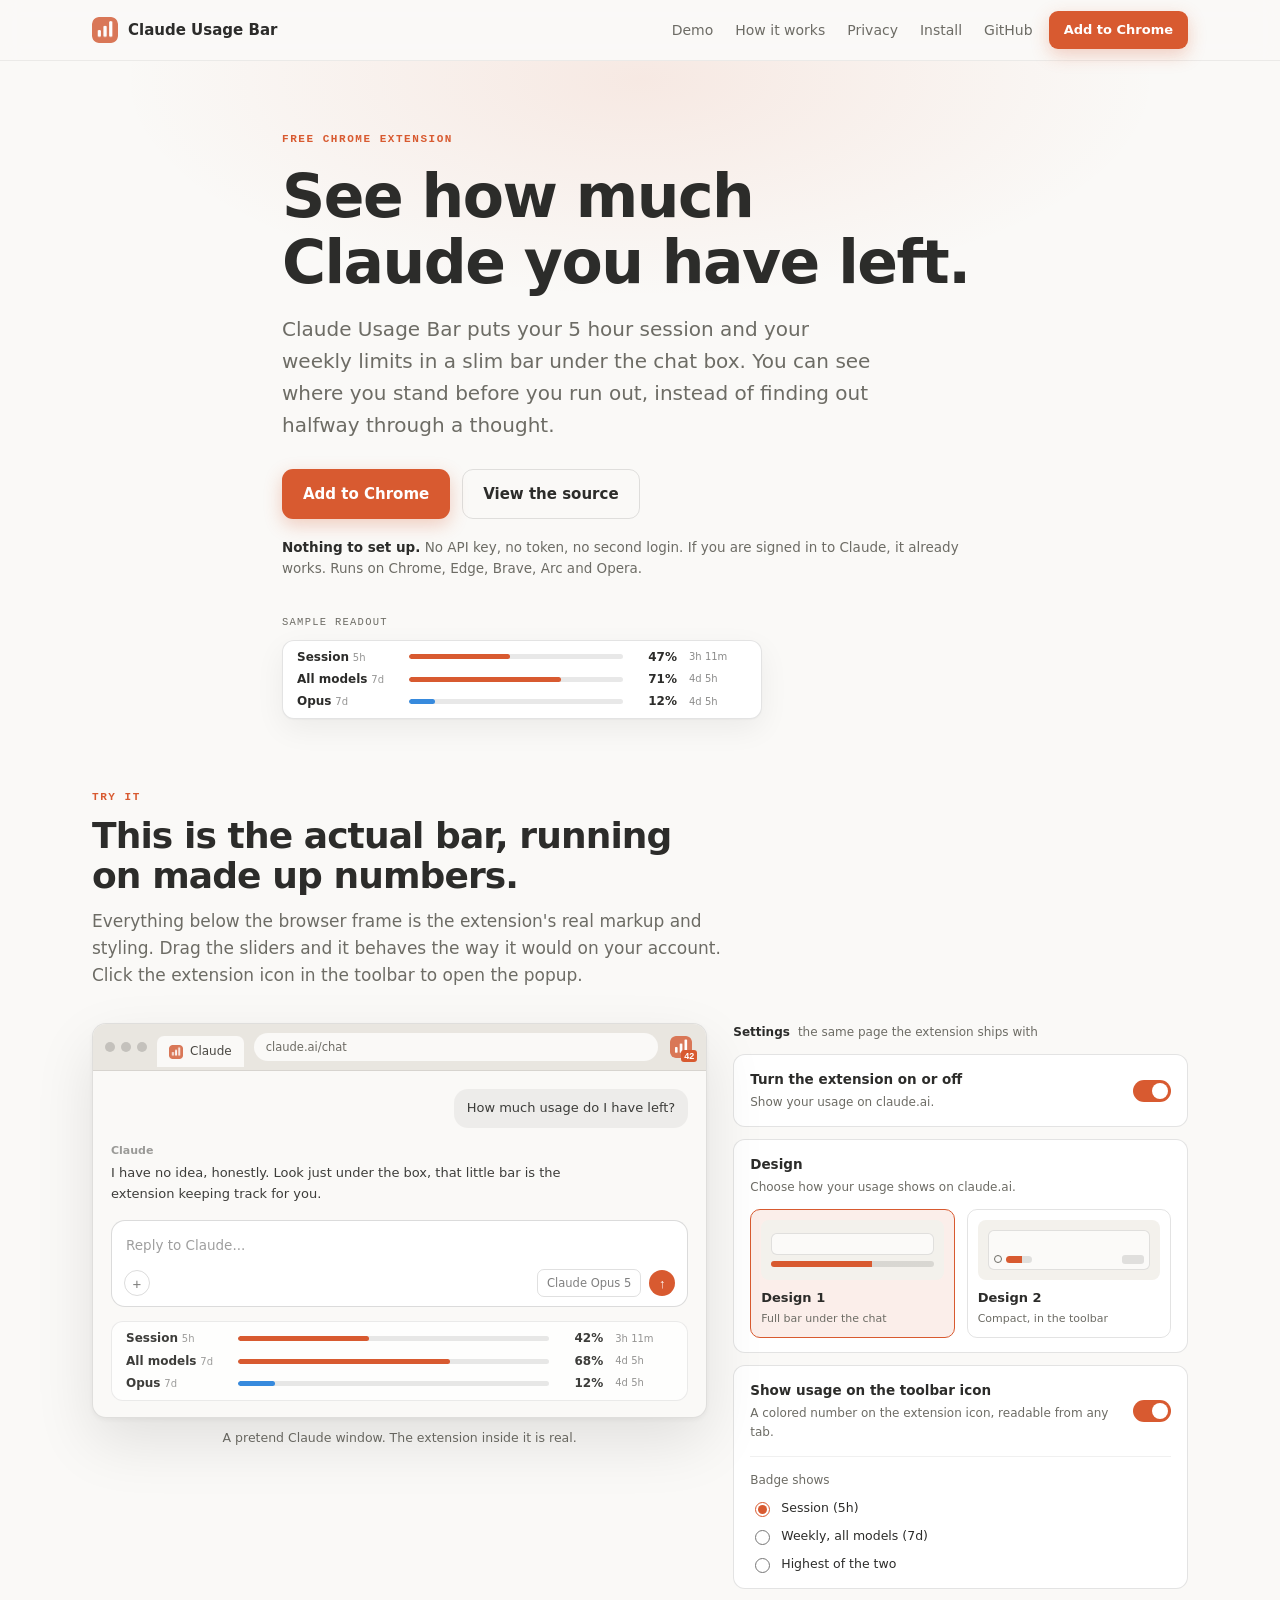
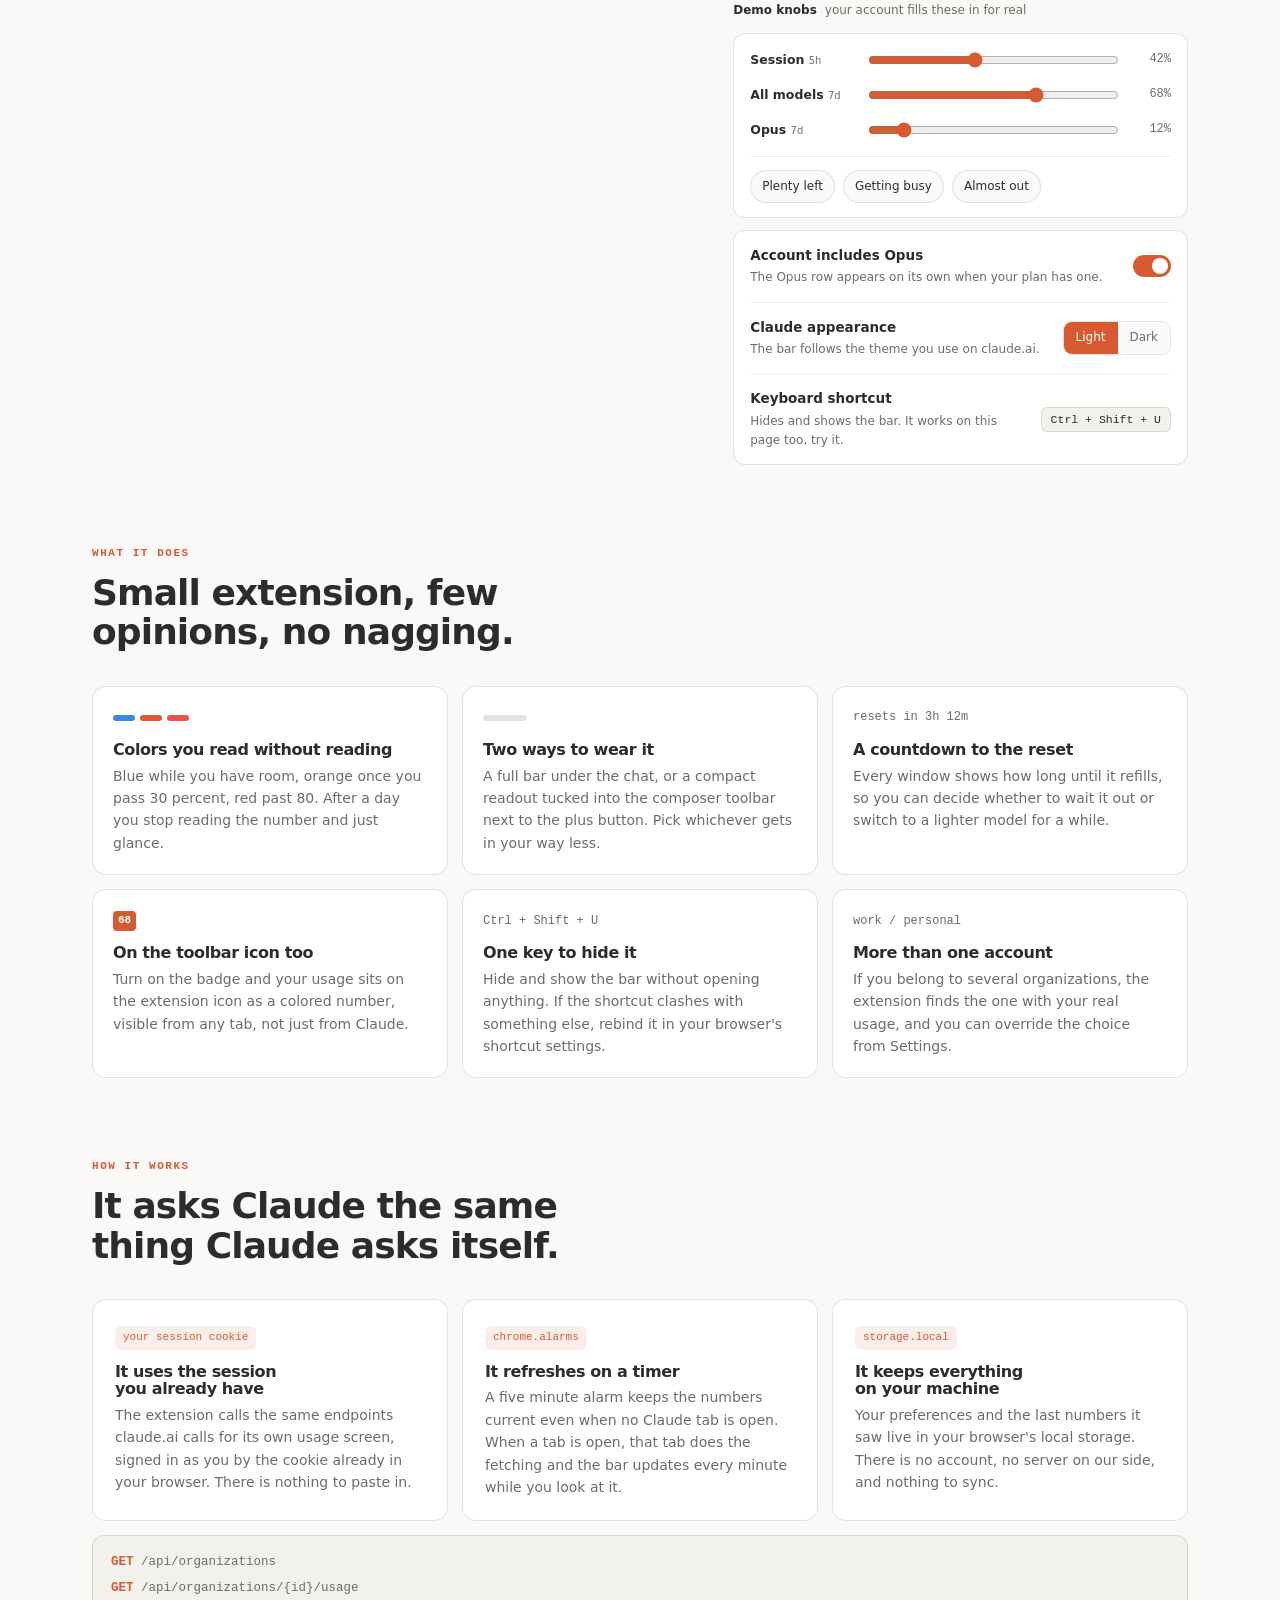
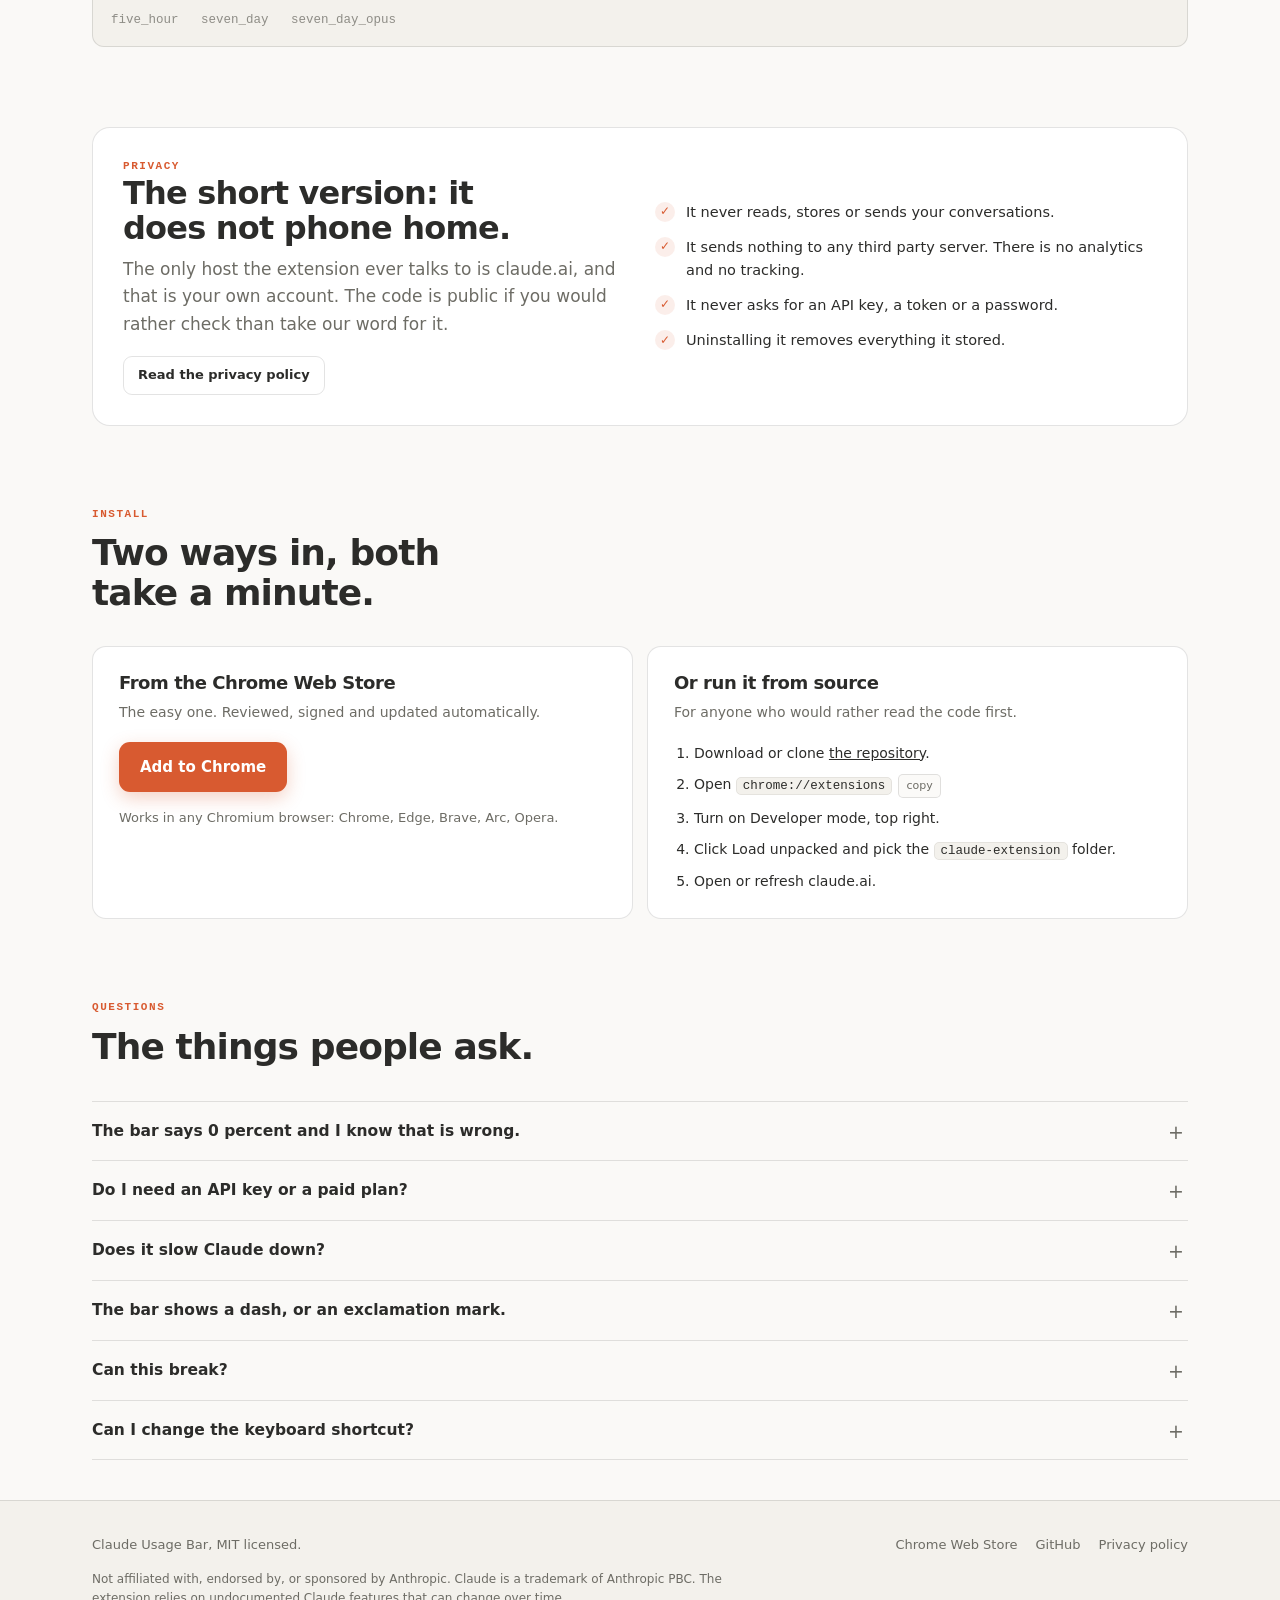
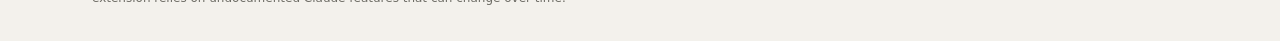
<file: index.html>
<!doctype html>
<html lang="en">
<head>
<meta charset="utf-8" />
<meta name="viewport" content="width=device-width, initial-scale=1" />
<title>Claude Usage Bar</title>
<meta name="description" content="A small Chrome extension that shows your Claude.ai usage, your 5 hour session and your weekly limits, in a slim bar under the chat box. No sign-in, no tokens, nothing leaves your browser." />
<meta property="og:title" content="Claude Usage Bar" />
<meta property="og:description" content="See how much Claude you have left, right under the chat box." />
<meta property="og:type" content="website" />
<meta property="og:image" content="/claude-extension/icons/icon128.png" />
<meta name="theme-color" content="#d85a30" />
<link rel="icon" href="[data-uri]" />
<style>
/* ==========================================================================
   Page shell
   ========================================================================== */
:root{
  --bg:#faf9f7; --bg-2:#f3f1ec; --card:#ffffff; --card-2:#fbfaf8;
  --text:#2c2c2a; --muted:#6d6c65;
  --line:rgba(0,0,0,0.11); --line-soft:rgba(0,0,0,0.06);
  --accent:#d85a30; --accent-ink:#b8451f; --accent-soft:rgba(216,90,48,0.10);
  --blue:#378add; --red:#e2564d;
  --switch-off:#cfcdc6;
  --shadow:0 1px 2px rgba(0,0,0,.04), 0 10px 30px rgba(0,0,0,.06);
  --shadow-lg:0 2px 6px rgba(0,0,0,.05), 0 24px 60px rgba(0,0,0,.10);
  --radius:14px;
  /* The extension is a piece of system UI, so the page speaks system UI too:
     one sans for everything, and a mono that does real work on the numbers. */
  --sans:ui-sans-serif,-apple-system,"Segoe UI",system-ui,sans-serif;
  --mono:ui-monospace,"SF Mono",SFMono-Regular,Menlo,Consolas,monospace;
}
@media (prefers-color-scheme: dark){
  :root:not([data-theme="light"]){
    --bg:#1c1b1a; --bg-2:#232220; --card:#2a2926; --card-2:#302f2b;
    --text:#ecebe5; --muted:#a5a29a;
    --line:rgba(255,255,255,0.13); --line-soft:rgba(255,255,255,0.07);
    --accent:#e4744d; --accent-ink:#f0906c; --accent-soft:rgba(226,112,74,0.15);
    --switch-off:#55554f;
    --shadow:0 1px 2px rgba(0,0,0,.35), 0 10px 30px rgba(0,0,0,.35);
    --shadow-lg:0 2px 8px rgba(0,0,0,.4), 0 30px 70px rgba(0,0,0,.5);
  }
}
:root[data-theme="dark"]{
  --bg:#1c1b1a; --bg-2:#232220; --card:#2a2926; --card-2:#302f2b;
  --text:#ecebe5; --muted:#a5a29a;
  --line:rgba(255,255,255,0.13); --line-soft:rgba(255,255,255,0.07);
  --accent:#e4744d; --accent-ink:#f0906c; --accent-soft:rgba(226,112,74,0.15);
  --switch-off:#55554f;
  --shadow:0 1px 2px rgba(0,0,0,.35), 0 10px 30px rgba(0,0,0,.35);
  --shadow-lg:0 2px 8px rgba(0,0,0,.4), 0 30px 70px rgba(0,0,0,.5);
}

*{ box-sizing:border-box; }
html{ scroll-behavior:smooth; }
body{
  margin:0; background:var(--bg); color:var(--text); overflow-x:clip;
  font-family:var(--sans);
  font-size:16px; line-height:1.6; -webkit-font-smoothing:antialiased;
}
h1,h2,h3{ font-weight:700; letter-spacing:-0.025em; line-height:1.1; margin:0; text-wrap:balance; }
p{ margin:0; }
a{ color:inherit; }
img{ max-width:100%; }
.wrap{ width:100%; max-width:1140px; margin:0 auto; padding:0 22px; }
section{ scroll-margin-top:76px; }
:where(a,button,input,summary,[tabindex]):focus-visible{ outline:2px solid var(--accent); outline-offset:3px; border-radius:5px; }
.eyebrow{ font-family:var(--mono); font-size:11px; font-weight:600; letter-spacing:.14em; text-transform:uppercase; color:var(--accent); }
.lede{ color:var(--muted); font-size:17px; }
.sec-head{ max-width:640px; margin-bottom:34px; }
.sec-head h2{ font-size:clamp(26px,3.4vw,36px); margin:10px 0 12px; }

/* Buttons */
.btn{
  display:inline-flex; align-items:center; gap:9px; border-radius:11px; cursor:pointer;
  font:inherit; font-size:15px; font-weight:600; padding:12px 20px; text-decoration:none;
  white-space:nowrap;
  border:1px solid transparent; transition:transform .12s ease, background .18s ease, border-color .18s ease;
}
.btn:active{ transform:translateY(1px); }
.btn-primary{ background:var(--accent); color:#fff; box-shadow:0 6px 18px rgba(216,90,48,.28); }
.btn-primary:hover{ background:var(--accent-ink); }
.btn-ghost{ background:transparent; color:var(--text); border-color:var(--line); }
.btn-ghost:hover{ background:var(--card); }
.btn-sm{ font-size:13px; padding:8px 14px; border-radius:9px; }

/* Nav */
.nav{
  position:sticky; top:0; z-index:40; background:color-mix(in srgb, var(--bg) 88%, transparent);
  -webkit-backdrop-filter:blur(10px); backdrop-filter:blur(10px); border-bottom:1px solid var(--line-soft);
}
.nav-in{ display:flex; align-items:center; gap:16px; height:60px; }
.brand{ display:flex; align-items:center; gap:10px; font-weight:700; text-decoration:none; font-size:15px; white-space:nowrap; }
.brand img{ width:26px; height:26px; border-radius:7px; }
.nav-links{ display:flex; gap:22px; margin-left:auto; font-size:14px; color:var(--muted); }
.nav-links a{ text-decoration:none; }
.nav-links a:hover{ color:var(--text); }
.nav .btn{ margin-left:auto; }
.nav-links + .btn{ margin-left:0; }
@media (max-width:820px){ .nav-links{ display:none; } }
@media (max-width:520px){
  .wrap{ padding:0 16px; }
  .brand{ font-size:14px; gap:8px; }
  .brand img{ width:24px; height:24px; }
  .nav .btn{ font-size:13px; padding:9px 13px; }
}

/* Hero */
.hero{ position:relative; padding:70px 0 40px; overflow:hidden; }
.hero::before{
  content:""; position:absolute; inset:-200px 0 auto 0; height:520px; pointer-events:none;
  background:radial-gradient(58% 60% at 50% 42%, var(--accent-soft), transparent 70%);
}
.hero-in{ position:relative; max-width:760px; }
.hero h1{ font-size:clamp(36px,6vw,60px); margin:14px 0 18px; }
.hero .lede{ font-size:clamp(17px,2.1vw,20px); max-width:600px; }
.hero-cta{ display:flex; flex-wrap:wrap; gap:12px; margin-top:28px; }
.hero-note{ margin-top:18px; font-size:13.5px; color:var(--muted); }
.hero-note b{ color:var(--text); font-weight:600; }

/* A real instance of the bar, in the page's own colors rather than claude.ai's,
   so the first thing on screen is the thing being sold. */
.hero-readout{ margin-top:34px; max-width:480px; }
.hero-cap{ font-family:var(--mono); font-size:10.5px; letter-spacing:.12em; text-transform:uppercase; color:var(--muted); margin-bottom:9px; }
.hero-readout .cub-bar{
  margin:0; color:var(--text); background:var(--card); border-color:var(--line);
  -webkit-backdrop-filter:none; backdrop-filter:none; box-shadow:var(--shadow);
}
.hero-readout .cub-track{ background:var(--line); }

/* Generic card */
.card{ background:var(--card); border:1px solid var(--line); border-radius:var(--radius); box-shadow:var(--shadow); }

/* ==========================================================================
   Demo
   ========================================================================== */
.demo{ padding:30px 0 20px; }
.demo-grid{ display:grid; grid-template-columns:minmax(0,1.15fr) minmax(0,.85fr); gap:26px; align-items:start; }
/* minmax(0,1fr), not 1fr: the bar's own min-content would otherwise push the
   column wider than the screen on a narrow phone. */
@media (max-width:960px){ .demo-grid{ grid-template-columns:minmax(0,1fr); } }

.demo-stage{ position:sticky; top:76px; }
@media (max-width:960px){ .demo-stage{ position:static; } }
.demo-cap{ margin-top:10px; font-size:12.5px; color:var(--muted); text-align:center; }

/* Mock browser window */
/* The mock carries claude.ai's own colors, not the page tokens, so a light
   Claude window stays readable while this page is in dark mode. */
.mock{
  position:relative; border:1px solid var(--line); border-radius:14px; overflow:hidden;
  box-shadow:var(--shadow-lg); background:#faf9f7; color:#3d3d3a;
}
.mock-chrome{
  display:flex; align-items:center; gap:10px; padding:9px 12px;
  background:#e9e6e0; border-bottom:1px solid rgba(0,0,0,.08);
}
.dots{ display:flex; gap:6px; flex:none; }
.dots i{ width:10px; height:10px; border-radius:50%; background:rgba(0,0,0,.16); }
.mock-tab{
  display:flex; align-items:center; gap:7px; font-size:12px; color:#4a4843;
  background:#faf9f7; border-radius:7px 7px 0 0; padding:6px 12px; margin-bottom:-9px; flex:none;
}
.mock-tab img{ width:14px; height:14px; border-radius:3px; }
.mock-url{
  flex:1; min-width:0; font-size:11.5px; color:#6d6b64; background:#faf9f7;
  border-radius:999px; padding:5px 12px; overflow:hidden; text-overflow:ellipsis; white-space:nowrap;
}
.mock-ext{ display:flex; align-items:center; gap:6px; flex:none; }
.ext-icon{
  position:relative; display:block; width:26px; height:26px; padding:0; cursor:pointer;
  background:none; border:none; border-radius:7px; line-height:0;
}
.ext-icon:hover{ background:rgba(0,0,0,.07); }
.ext-icon img{ width:22px; height:22px; border-radius:6px; }
.ext-badge{
  position:absolute; right:-3px; bottom:-2px; min-width:16px; height:12px; padding:0 2px;
  border-radius:3px; background:#378add; color:#fff; font-size:9px; font-weight:700;
  line-height:12px; text-align:center; font-variant-numeric:tabular-nums;
}
.ext-badge[hidden]{ display:none; }

.mock-body{ padding:18px 18px 16px; min-height:330px; display:flex; flex-direction:column; }
.chat{ flex:1; display:flex; flex-direction:column; gap:14px; margin-bottom:16px; font-size:13px; }
.msg{ max-width:82%; }
.msg-user{ align-self:flex-end; background:rgba(0,0,0,.05); border-radius:14px; padding:9px 13px; }
.msg-ai{ align-self:flex-start; color:inherit; }
.msg-ai .who{ display:block; font-size:11px; font-weight:600; opacity:.5; margin-bottom:3px; }

/* Mock composer */
.cmp{ border:1px solid rgba(0,0,0,.14); background:#fff; border-radius:14px; padding:11px 12px 9px; }
.cmp-input{ font-size:13.5px; color:rgba(0,0,0,.38); padding:3px 2px 12px; }
.cmp-tools{ display:flex; align-items:center; gap:8px; }
.cmp-plus{
  flex:none; width:26px; height:26px; border-radius:50%; border:1px solid rgba(0,0,0,.22);
  background:none; color:inherit; font-size:15px; line-height:1; cursor:default; opacity:.65;
}
.cmp-spacer{ flex:1; min-width:6px; }
.cmp-model{ flex:none; font-size:11.5px; color:rgba(0,0,0,.5); border:1px solid rgba(0,0,0,.12); border-radius:7px; padding:4px 9px; white-space:nowrap; }
.cmp-send{ flex:none; width:26px; height:26px; border-radius:50%; border:none; background:#d85a30; color:#fff; font-size:13px; line-height:1; cursor:default; }

/* Mock in dark, matching claude.ai's dark surfaces */
.mock[data-claude-theme="dark"]{ background:#262624; }
.mock[data-claude-theme="dark"] .mock-chrome{ background:#1a1a18; border-bottom-color:rgba(255,255,255,.09); }
.mock[data-claude-theme="dark"] .dots i{ background:rgba(255,255,255,.2); }
.mock[data-claude-theme="dark"] .mock-tab{ background:#262624; color:#cfcdc6; }
.mock[data-claude-theme="dark"] .mock-url{ background:#262624; color:#9d9b94; }
.mock[data-claude-theme="dark"] .ext-icon:hover{ background:rgba(255,255,255,.1); }
.mock[data-claude-theme="dark"]{ color:#e7e7e3; }
.mock[data-claude-theme="dark"] .msg-user{ background:rgba(255,255,255,.08); }
.mock[data-claude-theme="dark"] .cmp{ background:#302f2c; border-color:rgba(255,255,255,.13); }
.mock[data-claude-theme="dark"] .cmp-input{ color:rgba(255,255,255,.42); }
.mock[data-claude-theme="dark"] .cmp-plus{ border-color:rgba(255,255,255,.3); }
.mock[data-claude-theme="dark"] .cmp-model{ color:rgba(255,255,255,.55); border-color:rgba(255,255,255,.15); }

/* --------------------------------------------------------------------------
   The extension itself. These rules are lifted from the extension's
   content.css and popup.css. The only change: the extension switches to dark
   with @media (prefers-color-scheme: dark), and here the same rules hang off
   the mock's data-claude-theme so the appearance switch works on its own.
   -------------------------------------------------------------------------- */
.cub-bar{
  box-sizing:border-box; width:100%; margin:14px auto 0; padding:9px 14px;
  display:flex; flex-direction:column; gap:8px;
  font-family:ui-sans-serif,-apple-system,"Segoe UI",system-ui,sans-serif;
  font-size:12px; line-height:1.2; color:#3d3d3a;
  background:rgba(255,255,255,.72); border:1px solid rgba(0,0,0,.08);
  border-radius:12px; -webkit-backdrop-filter:blur(6px); backdrop-filter:blur(6px);
  position:relative; z-index:5;
}
.cub-bar .cub-seg{ display:grid; grid-template-columns:100px minmax(30px,1fr) 42px 58px; column-gap:12px; align-items:center; }
.cub-bar .cub-seg[hidden]{ display:none; }
.cub-bar .cub-label{ min-width:0; white-space:nowrap; overflow:hidden; text-overflow:ellipsis; }
.cub-bar .cub-name{ font-weight:600; }
.cub-bar .cub-sub{ font-size:10px; opacity:.5; }
.cub-bar .cub-track{ display:block; height:5px; border-radius:999px; background:rgba(0,0,0,.09); overflow:hidden; }
.cub-bar .cub-fill{ display:block; height:100%; width:0; border-radius:999px; background:#b9b8b1; transition:width .4s ease, background .3s ease; }
.cub-bar .cub-fill.cub-low{ background:#378add; }
.cub-bar .cub-fill.cub-mid{ background:#d85a30; }
.cub-bar .cub-fill.cub-high{ background:#e2564d; }
.cub-bar .cub-val{ text-align:right; font-weight:600; font-variant-numeric:tabular-nums; }
.cub-bar .cub-reset{ text-align:left; font-size:10px; opacity:.55; white-space:nowrap; overflow:hidden; }

.mock[data-claude-theme="dark"] .cub-bar{ color:#e7e7e3; background:rgba(45,45,43,.7); border-color:rgba(255,255,255,.12); }
.mock[data-claude-theme="dark"] .cub-bar .cub-track{ background:rgba(255,255,255,.13); }

.cub-inline{
  display:inline-flex; align-items:center; gap:14px; flex:0 0 auto;
  align-self:center; margin:0 10px; vertical-align:middle;
  font-family:ui-sans-serif,-apple-system,"Segoe UI",system-ui,sans-serif;
  font-size:12px; line-height:1; color:#3d3d3a;
}
.cub-inline .cub-i-seg{ display:inline-flex; align-items:center; gap:7px; white-space:nowrap; }
.cub-inline .cub-i-seg[hidden]{ display:none; }
.cub-inline .cub-i-val{ font-weight:600; font-variant-numeric:tabular-nums; }
.cub-inline .cub-i-bar{ display:inline-block; width:80px; height:5px; border-radius:999px; background:rgba(0,0,0,.12); overflow:hidden; }
.cub-inline .cub-i-fill{ display:block; height:100%; width:0; border-radius:999px; background:#b9b8b1; transition:width .4s ease, background .3s ease; }
.cub-inline .cub-i-fill.cub-low{ background:#378add; }
.cub-inline .cub-i-fill.cub-mid{ background:#d85a30; }
.cub-inline .cub-i-fill.cub-high{ background:#e2564d; }
.cub-inline .cub-i-ring{ display:inline-flex; }
.cub-inline .cub-i-ring svg{ display:block; transform:rotate(-90deg); }
.cub-inline .cub-i-ring-bg{ fill:none; stroke:rgba(0,0,0,.12); stroke-width:2.5; }
.cub-inline .cub-i-ring-fill{
  fill:none; stroke:#b9b8b1; stroke-width:2.5; stroke-linecap:round;
  stroke-dasharray:50.265; stroke-dashoffset:50.265;
  transition:stroke-dashoffset .4s ease, stroke .3s ease;
}
.cub-inline .cub-i-ring-fill.cub-low{ stroke:#378add; }
.cub-inline .cub-i-ring-fill.cub-mid{ stroke:#d85a30; }
.cub-inline .cub-i-ring-fill.cub-high{ stroke:#e2564d; }

.mock[data-claude-theme="dark"] .cub-inline{ color:#e7e7e3; }
.mock[data-claude-theme="dark"] .cub-inline .cub-i-bar{ background:rgba(255,255,255,.16); }
.mock[data-claude-theme="dark"] .cub-inline .cub-i-ring-bg{ stroke:rgba(255,255,255,.16); }

/* The mock is far narrower than a real browser window, so on small screens the
   demo tightens the widget rather than letting the row overflow. The extension
   itself keeps its own measurements, it has a whole window to work with. */
@media (max-width:540px){
  .cub-inline{ gap:10px; margin:0 6px; }
  .cub-inline .cub-i-bar{ width:38px; }
  .cmp-model{ display:none; }
}
@media (max-width:420px){
  .mock-body{ padding:12px; }
  .cmp{ padding:9px 9px 8px; }
  .cub-bar{ padding:9px 10px; }
  .cub-bar .cub-seg{ grid-template-columns:74px minmax(20px,1fr) 34px 44px; column-gap:8px; }
  .cub-inline{ gap:8px; margin:0 4px; font-size:11px; }
  .cub-inline .cub-i-seg{ gap:5px; }
  .cub-inline .cub-i-bar{ width:20px; }
  .cmp-tools{ gap:6px; }
  .cmp-plus, .cmp-send{ width:22px; height:22px; font-size:13px; }
}

/* Popup replica, from popup.css */
.popup-wrap{ position:absolute; top:44px; right:12px; z-index:30; }
.popup-wrap[hidden]{ display:none; }
.popup{
  width:276px; border-radius:12px; border:1px solid rgba(0,0,0,.12); overflow:hidden;
  box-shadow:0 12px 40px rgba(0,0,0,.22); background:#faf9f7; color:#3d3d3a;
  font-family:ui-sans-serif,-apple-system,"Segoe UI",system-ui,sans-serif; font-size:13px;
  animation:pop .14s ease-out;
}
@keyframes pop{ from{ opacity:0; transform:translateY(-6px) scale(.98); } }
.p-wrap{ padding:12px 14px 14px; }
.p-head{ display:flex; align-items:center; justify-content:space-between; margin-bottom:12px; }
.p-title{ font-size:14px; font-weight:700; }
.p-rows{ display:flex; flex-direction:column; gap:12px; min-height:40px; }
.p-row-head{ display:flex; align-items:baseline; gap:6px; margin-bottom:5px; }
.p-label{ font-weight:600; }
.p-sub{ font-size:10px; opacity:.5; }
.p-val{ margin-left:auto; font-weight:600; font-variant-numeric:tabular-nums; }
.p-track{ height:6px; border-radius:999px; background:rgba(0,0,0,.09); overflow:hidden; }
.p-fill{ height:100%; width:0; border-radius:999px; background:#b9b8b1; transition:width .4s ease, background .3s ease; }
.p-fill.low{ background:#378add; }
.p-fill.mid{ background:#d85a30; }
.p-fill.high{ background:#e2564d; }
.p-reset{ margin-top:3px; font-size:10px; opacity:.55; }
.p-show{ margin-top:14px; }
.p-show-label{ font-size:11px; opacity:.6; }
.p-chks{ display:flex; flex-wrap:wrap; gap:10px 14px; margin-top:7px; }
.p-chk{ display:inline-flex; align-items:center; gap:6px; font-size:12px; cursor:pointer; }
.p-chk input{ accent-color:#d85a30; width:14px; height:14px; cursor:pointer; }
.p-foot{ display:flex; align-items:center; justify-content:space-between; gap:8px; margin-top:14px; padding-top:10px; border-top:1px solid rgba(0,0,0,.08); }
.p-status{ font-size:11px; opacity:.65; min-width:0; overflow:hidden; text-overflow:ellipsis; white-space:nowrap; }
.p-actions{ display:flex; gap:8px; flex:none; }
.popup .p-btn{ border:1px solid rgba(0,0,0,.12); background:#fff; color:inherit; font:inherit; font-size:12px; padding:4px 10px; border-radius:7px; cursor:pointer; }
.popup .p-btn:hover{ background:#f0efeb; }

.mock[data-claude-theme="dark"] .popup{ color:#e7e7e3; background:#262624; border-color:rgba(255,255,255,.14); }
.mock[data-claude-theme="dark"] .p-track{ background:rgba(255,255,255,.13); }
.mock[data-claude-theme="dark"] .p-foot{ border-top-color:rgba(255,255,255,.12); }
.mock[data-claude-theme="dark"] .popup .p-btn{ background:#333330; border-color:rgba(255,255,255,.14); }
.mock[data-claude-theme="dark"] .popup .p-btn:hover{ background:#3d3d3a; }

/* --------------------------------------------------------------------------
   Control panel. Same structure and class names as the extension's Settings
   page, redrawn against the page's own color tokens so it follows this site's
   theme instead of the visitor's system theme.
   -------------------------------------------------------------------------- */
.panel{ display:flex; flex-direction:column; gap:12px; }
.panel-tag{ display:flex; align-items:center; gap:8px; font-size:12px; color:var(--muted); }
.panel-tag b{ color:var(--text); font-weight:600; }
.o-card{ background:var(--card); border:1px solid var(--line); border-radius:12px; padding:14px 16px; }
.o-card + .o-card{ margin-top:0; }
.o-row{ display:flex; align-items:center; justify-content:space-between; gap:16px; }
.o-row + .o-row{ margin-top:14px; padding-top:14px; border-top:1px solid var(--line-soft); }
.o-row-text{ min-width:0; }
.o-row-label{ font-weight:600; font-size:13.5px; }
.o-row-sub{ font-size:12px; color:var(--muted); margin-top:2px; }
.o-actions{ display:flex; align-items:center; gap:10px; flex:none; }

.p-switch{ position:relative; display:inline-block; width:38px; height:22px; flex:none; }
.p-switch input{ opacity:0; width:0; height:0; position:absolute; }
.p-slider{ position:absolute; inset:0; cursor:pointer; background:var(--switch-off); border-radius:999px; transition:background .2s; }
.p-slider::before{ content:""; position:absolute; height:16px; width:16px; left:3px; top:3px; background:#fff; border-radius:50%; transition:transform .2s; }
.p-switch input:checked + .p-slider{ background:var(--accent); }
.p-switch input:checked + .p-slider::before{ transform:translateX(16px); }
.p-switch input:focus-visible + .p-slider{ outline:2px solid var(--accent); outline-offset:2px; }

.o-suboption{ margin-top:14px; padding-top:12px; border-top:1px solid var(--line-soft); transition:opacity .2s; }
.o-suboption.o-disabled{ opacity:.4; pointer-events:none; }
.o-suboption-label{ margin-bottom:8px; }
.o-radios{ display:flex; flex-direction:column; gap:8px; }
.o-radio{ display:inline-flex; align-items:center; gap:8px; font-size:12.5px; cursor:pointer; }
.o-radio input{ accent-color:var(--accent); width:15px; height:15px; cursor:pointer; }

.o-designs{ display:flex; gap:12px; margin-top:12px; }
.o-design{ flex:1; min-width:0; cursor:pointer; }
.o-design input{ position:absolute; opacity:0; width:0; height:0; }
.o-design-card{ border:1.5px solid var(--line); border-radius:10px; padding:10px; transition:border-color .15s, background .15s; }
.o-design:hover .o-design-card{ border-color:var(--accent-soft); }
.o-design input:checked + .o-design-card{ border-color:var(--accent); background:var(--accent-soft); }
.o-design input:focus-visible + .o-design-card{ outline:2px solid var(--accent); outline-offset:2px; }
.o-design-name{ font-weight:600; margin-top:8px; font-size:13px; }
.o-design-desc{ font-size:11px; color:var(--muted); margin-top:1px; }
.o-design-illus{ height:60px; border-radius:8px; background:var(--bg-2); padding:10px; display:flex; flex-direction:column; justify-content:center; gap:6px; overflow:hidden; }
.o-illus-composer{ background:var(--card-2); border:1px solid var(--line); border-radius:6px; }
.o-illus-1 .o-illus-composer{ height:22px; }
.o-illus-1 .o-illus-bar{ height:6px; border-radius:999px; background:linear-gradient(90deg, var(--accent) 62%, var(--line) 62%); }
.o-illus-2 .o-illus-composer{ height:40px; display:flex; align-items:flex-end; padding:5px; }
.o-illus-2 .o-illus-toolbar{ display:flex; align-items:center; gap:4px; width:100%; }
.o-illus-2 .o-illus-plus{ width:8px; height:8px; border-radius:50%; border:1.5px solid var(--muted); }
.o-illus-2 .o-illus-pill{ width:26px; height:7px; border-radius:999px; background:linear-gradient(90deg, var(--accent) 60%, var(--line) 60%); }
.o-illus-2 .o-illus-chip{ margin-left:auto; width:22px; height:9px; border-radius:3px; background:var(--line); }

.p-kbd{
  font-family:ui-monospace,"SF Mono",Menlo,monospace; font-size:11.5px; padding:5px 9px;
  border:1px solid var(--line); border-radius:6px; background:var(--bg-2); color:inherit;
  cursor:pointer; white-space:nowrap; flex:none;
}
.p-kbd:hover{ border-color:var(--accent); color:var(--accent); }
.p-kbd.flash{ background:var(--accent); color:#fff; border-color:var(--accent); }

/* Demo-only knobs */
.knob{ display:grid; grid-template-columns:106px 1fr 44px; align-items:center; gap:10px; }
.knob + .knob{ margin-top:11px; }
.knob-label{ font-size:12.5px; font-weight:600; }
.knob-label span{ font-weight:400; font-size:10px; color:var(--muted); }
.knob output{ text-align:right; font-family:var(--mono); font-size:12px; font-variant-numeric:tabular-nums; color:var(--muted); }
input[type="range"]{ width:100%; accent-color:var(--accent); cursor:pointer; height:20px; }
.presets{ display:flex; flex-wrap:wrap; gap:8px; margin-top:14px; padding-top:13px; border-top:1px solid var(--line-soft); }
.chip{
  font:inherit; font-size:12px; padding:6px 11px; border-radius:999px; cursor:pointer;
  border:1px solid var(--line); background:var(--card-2); color:inherit;
}
.chip:hover{ border-color:var(--accent); color:var(--accent); }
.chip[aria-pressed="true"]{ background:var(--accent); border-color:var(--accent); color:#fff; }
.seg{ display:inline-flex; border:1px solid var(--line); border-radius:9px; overflow:hidden; flex:none; }
.seg button{ font:inherit; font-size:12px; padding:6px 12px; border:none; background:var(--card-2); color:var(--muted); cursor:pointer; }
.seg button[aria-pressed="true"]{ background:var(--accent); color:#fff; }

/* ==========================================================================
   Content sections
   ========================================================================== */
.features{ padding:60px 0 10px; }
.feat-grid{ display:grid; grid-template-columns:repeat(3,minmax(0,1fr)); gap:14px; }
@media (max-width:900px){ .feat-grid{ grid-template-columns:repeat(2,minmax(0,1fr)); } }
@media (max-width:600px){ .feat-grid{ grid-template-columns:1fr; } }
.feat{ padding:20px; border-radius:var(--radius); border:1px solid var(--line); background:var(--card); }
.feat h3{ font-size:16px; margin-bottom:6px; font-family:inherit; font-weight:650; }
.feat p{ font-size:14px; color:var(--muted); }
.feat-ico{ display:flex; align-items:center; gap:5px; height:22px; margin-bottom:12px; }
.swatch{ width:22px; height:6px; border-radius:999px; }
/* Each card is labelled with the actual thing it produces: a countdown, a
   badge, a keycap. Mono, because all of it is readout, not prose. */
.feat-data{ font-family:var(--mono); font-size:12px; color:var(--muted); font-variant-numeric:tabular-nums; }
.feat-badge{ display:inline-block; padding:1px 5px; border-radius:4px; background:var(--accent); color:#fff; font-family:var(--mono); font-size:11px; font-weight:700; }

.how{ padding:70px 0 10px; }
.how-grid{ display:grid; grid-template-columns:repeat(3,minmax(0,1fr)); gap:14px; }
@media (max-width:800px){ .how-grid{ grid-template-columns:1fr; } }
.step{ padding:22px; border-radius:var(--radius); border:1px solid var(--line); background:var(--card); }
/* The tag names the mechanism the step actually uses, which carries more than
   a 1 / 2 / 3 would: these are three properties, not an ordered sequence. */
.step-tag{ display:inline-block; font-family:var(--mono); font-size:11px; padding:3px 8px; border-radius:6px; background:var(--accent-soft); color:var(--accent); margin-bottom:13px; }
.step h3{ font-size:16px; font-weight:650; margin-bottom:6px; }
.step p{ font-size:14px; color:var(--muted); }
.endpoints{
  margin-top:14px; padding:16px 18px; border-radius:12px; border:1px solid var(--line);
  background:var(--bg-2); font-family:ui-monospace,"SF Mono",Menlo,monospace; font-size:12.5px;
  color:var(--muted); overflow-x:auto;
}
.endpoints b{ color:var(--accent); font-weight:600; }
.endpoints div + div{ margin-top:6px; }

.privacy{ padding:70px 0 10px; }
.privacy-card{ padding:30px; border-radius:18px; border:1px solid var(--line); background:var(--card); display:grid; grid-template-columns:minmax(0,1fr) minmax(0,1fr); gap:30px; align-items:center; }
@media (max-width:800px){ .privacy-card{ grid-template-columns:1fr; padding:24px; gap:20px; } }
.privacy-card h2{ font-size:clamp(24px,3vw,32px); margin-bottom:10px; }
.no-list{ list-style:none; margin:0; padding:0; display:flex; flex-direction:column; gap:12px; }
.no-list li{ display:flex; gap:11px; font-size:14.5px; }
.tick{ flex:none; width:20px; height:20px; border-radius:50%; background:var(--accent-soft); color:var(--accent); display:grid; place-items:center; font-size:12px; font-weight:700; margin-top:1px; }

.install{ padding:70px 0 10px; }
.install-grid{ display:grid; grid-template-columns:minmax(0,1fr) minmax(0,1fr); gap:14px; }
@media (max-width:800px){ .install-grid{ grid-template-columns:1fr; } }
.install-card{ padding:26px; border-radius:var(--radius); border:1px solid var(--line); background:var(--card); }
.install-card h3{ font-size:18px; margin-bottom:8px; }
.install-card > p{ font-size:14px; color:var(--muted); margin-bottom:18px; }
ol.steps{ margin:0; padding-left:20px; display:flex; flex-direction:column; gap:9px; font-size:14px; }
ol.steps code{ font-family:ui-monospace,"SF Mono",Menlo,monospace; font-size:12.5px; background:var(--bg-2); border:1px solid var(--line-soft); padding:1px 6px; border-radius:5px; }
.copy{ font:inherit; font-size:11px; margin-left:6px; padding:2px 7px; border-radius:5px; border:1px solid var(--line); background:var(--card-2); color:var(--muted); cursor:pointer; }
.copy:hover{ color:var(--accent); border-color:var(--accent); }

.faq{ padding:70px 0 40px; }
.faq-list{ border-top:1px solid var(--line); }
details{ border-bottom:1px solid var(--line); }
summary{ cursor:pointer; padding:17px 30px 17px 0; font-weight:600; font-size:15.5px; position:relative; list-style:none; }
summary::-webkit-details-marker{ display:none; }
summary::after{ content:"+"; position:absolute; right:4px; top:15px; font-size:19px; font-weight:400; color:var(--muted); transition:transform .2s; }
details[open] summary::after{ transform:rotate(45deg); }
details p{ padding:0 30px 18px 0; color:var(--muted); font-size:14.5px; margin-top:-4px; }

footer{ border-top:1px solid var(--line); background:var(--bg-2); padding:34px 0; }
.foot-in{ display:flex; flex-wrap:wrap; gap:16px; align-items:center; justify-content:space-between; font-size:13px; color:var(--muted); }
.foot-links{ display:flex; flex-wrap:wrap; gap:18px; }
.foot-links a{ text-decoration:none; }
.foot-links a:hover{ color:var(--text); }
.foot-note{ margin-top:14px; font-size:12px; color:var(--muted); max-width:640px; }

@media (prefers-reduced-motion: reduce){
  html{ scroll-behavior:auto; }
  *,*::before,*::after{ animation-duration:.001ms !important; transition-duration:.001ms !important; }
}
</style>
</head>
<body>

<header class="nav">
  <div class="wrap nav-in">
    <a class="brand" href="#top">
      <img src="[data-uri]" alt="" />
      Claude Usage Bar
    </a>
    <nav class="nav-links">
      <a href="#demo">Demo</a>
      <a href="#how">How it works</a>
      <a href="#privacy">Privacy</a>
      <a href="#install">Install</a>
      <a href="https://github.com/Coldcomplex1/Claude-Usage-Bar">GitHub</a>
    </nav>
    <a class="btn btn-primary btn-sm" href="https://chromewebstore.google.com/detail/claude-usage-bar-track-yo/jlomdmgiaoldnhjfhehgjjkgnlighmeo">Add to Chrome</a>
  </div>
</header>

<main id="top">

  <section class="hero">
    <div class="wrap hero-in">
      <p class="eyebrow">Free Chrome extension</p>
      <h1>See how much Claude you have left.</h1>
      <p class="lede">
        Claude Usage Bar puts your 5 hour session and your weekly limits in a slim bar
        under the chat box. You can see where you stand before you run out, instead of
        finding out halfway through a thought.
      </p>
      <div class="hero-cta">
        <a class="btn btn-primary" href="https://chromewebstore.google.com/detail/claude-usage-bar-track-yo/jlomdmgiaoldnhjfhehgjjkgnlighmeo">Add to Chrome</a>
        <a class="btn btn-ghost" href="https://github.com/Coldcomplex1/Claude-Usage-Bar">View the source</a>
      </div>
      <p class="hero-note">
        <b>Nothing to set up.</b> No API key, no token, no second login. If you are signed in
        to Claude, it already works. Runs on Chrome, Edge, Brave, Arc and Opera.
      </p>
      <div class="hero-readout">
        <p class="hero-cap">Sample readout</p>
        <div class="cub-bar" id="hero-bar"></div>
      </div>
    </div>
  </section>

  <section class="demo" id="demo">
    <div class="wrap">
      <div class="sec-head">
        <p class="eyebrow">Try it</p>
        <h2>This is the actual bar, running on made up numbers.</h2>
        <p class="lede">
          Everything below the browser frame is the extension's real markup and styling.
          Drag the sliders and it behaves the way it would on your account. Click the
          extension icon in the toolbar to open the popup.
        </p>
      </div>

      <div class="demo-grid">
        <div class="demo-stage">
          <div class="mock" id="mock" data-claude-theme="light">
            <div class="mock-chrome">
              <span class="dots"><i></i><i></i><i></i></span>
              <span class="mock-tab"><img src="[data-uri]" alt="" />Claude</span>
              <span class="mock-url">claude.ai/chat</span>
              <span class="mock-ext">
                <button class="ext-icon" id="ext-icon" aria-expanded="false" aria-label="Open the extension popup">
                  <img src="[data-uri]" alt="" />
                  <span class="ext-badge" id="ext-badge">42</span>
                </button>
              </span>
            </div>

            <div class="mock-body">
              <div class="chat">
                <div class="msg msg-user">How much usage do I have left?</div>
                <div class="msg msg-ai">
                  <span class="who">Claude</span>
                  I have no idea, honestly. Look just under the box, that little bar is
                  the extension keeping track for you.
                </div>
              </div>

              <div class="cmp">
                <div class="cmp-input">Reply to Claude...</div>
                <div class="cmp-tools">
                  <button class="cmp-plus" tabindex="-1" aria-hidden="true">+</button>
                  <!-- Design 2 widget is inserted right here, after the plus button -->
                  <span class="cmp-spacer"></span>
                  <span class="cmp-model">Claude Opus 5</span>
                  <button class="cmp-send" tabindex="-1" aria-hidden="true">&#8593;</button>
                </div>
              </div>
              <!-- Design 1 bar is inserted right here, under the composer -->
            </div>

            <div class="popup-wrap" id="popup-wrap" hidden>
              <div class="popup">
                <div class="p-wrap">
                  <div class="p-head"><span class="p-title">Claude Usage</span></div>
                  <div class="p-rows" id="p-rows"></div>
                  <div class="p-show">
                    <span class="p-show-label">Show in bar</span>
                    <div class="p-chks">
                      <label class="p-chk"><input type="checkbox" data-show="session" checked /><span>Session</span></label>
                      <label class="p-chk"><input type="checkbox" data-show="allModels" checked /><span>All models</span></label>
                    </div>
                  </div>
                  <div class="p-foot">
                    <span class="p-status" id="p-status">Updated just now</span>
                    <div class="p-actions">
                      <button class="p-btn" id="p-settings">Settings</button>
                      <button class="p-btn" id="p-refresh">Refresh</button>
                    </div>
                  </div>
                </div>
              </div>
            </div>
          </div>
          <p class="demo-cap">A pretend Claude window. The extension inside it is real.</p>
        </div>

        <div class="panel">
          <p class="panel-tag"><b>Settings</b> the same page the extension ships with</p>

          <div class="o-card">
            <div class="o-row">
              <div class="o-row-text">
                <div class="o-row-label">Turn the extension on or off</div>
                <div class="o-row-sub">Show your usage on claude.ai.</div>
              </div>
              <label class="p-switch" title="Turn the extension on or off">
                <input type="checkbox" id="c-enabled" checked />
                <span class="p-slider"></span>
              </label>
            </div>
          </div>

          <div class="o-card">
            <div class="o-row-label">Design</div>
            <div class="o-row-sub">Choose how your usage shows on claude.ai.</div>
            <div class="o-designs">
              <label class="o-design">
                <input type="radio" name="design" value="1" checked />
                <div class="o-design-card">
                  <div class="o-design-illus o-illus-1">
                    <div class="o-illus-composer"></div>
                    <div class="o-illus-bar"></div>
                  </div>
                  <div class="o-design-name">Design 1</div>
                  <div class="o-design-desc">Full bar under the chat</div>
                </div>
              </label>
              <label class="o-design">
                <input type="radio" name="design" value="2" />
                <div class="o-design-card">
                  <div class="o-design-illus o-illus-2">
                    <div class="o-illus-composer">
                      <div class="o-illus-toolbar">
                        <span class="o-illus-plus"></span>
                        <span class="o-illus-pill"></span>
                        <span class="o-illus-chip"></span>
                      </div>
                    </div>
                  </div>
                  <div class="o-design-name">Design 2</div>
                  <div class="o-design-desc">Compact, in the toolbar</div>
                </div>
              </label>
            </div>
          </div>

          <div class="o-card">
            <div class="o-row">
              <div class="o-row-text">
                <div class="o-row-label">Show usage on the toolbar icon</div>
                <div class="o-row-sub">A colored number on the extension icon, readable from any tab.</div>
              </div>
              <label class="p-switch" title="Show usage on the toolbar icon">
                <input type="checkbox" id="c-badge" checked />
                <span class="p-slider"></span>
              </label>
            </div>
            <div class="o-suboption" id="badge-opts">
              <div class="o-row-sub o-suboption-label">Badge shows</div>
              <div class="o-radios">
                <label class="o-radio"><input type="radio" name="badge-source" value="session" checked /><span>Session (5h)</span></label>
                <label class="o-radio"><input type="radio" name="badge-source" value="allModels" /><span>Weekly, all models (7d)</span></label>
                <label class="o-radio"><input type="radio" name="badge-source" value="highest" /><span>Highest of the two</span></label>
              </div>
            </div>
          </div>

          <p class="panel-tag"><b>Demo knobs</b> your account fills these in for real</p>

          <div class="o-card">
            <div class="knob">
              <label class="knob-label" for="c-session">Session <span>5h</span></label>
              <input type="range" id="c-session" min="0" max="100" value="42" />
              <output id="o-session">42%</output>
            </div>
            <div class="knob">
              <label class="knob-label" for="c-all">All models <span>7d</span></label>
              <input type="range" id="c-all" min="0" max="100" value="68" />
              <output id="o-all">68%</output>
            </div>
            <div class="knob">
              <label class="knob-label" for="c-opus">Opus <span>7d</span></label>
              <input type="range" id="c-opus" min="0" max="100" value="12" />
              <output id="o-opus">12%</output>
            </div>
            <div class="presets">
              <button class="chip" data-preset="low">Plenty left</button>
              <button class="chip" data-preset="mid">Getting busy</button>
              <button class="chip" data-preset="high">Almost out</button>
            </div>
          </div>

          <div class="o-card">
            <div class="o-row">
              <div class="o-row-text">
                <div class="o-row-label">Account includes Opus</div>
                <div class="o-row-sub">The Opus row appears on its own when your plan has one.</div>
              </div>
              <label class="p-switch" title="Account includes Opus">
                <input type="checkbox" id="c-opus-on" checked />
                <span class="p-slider"></span>
              </label>
            </div>
            <div class="o-row">
              <div class="o-row-text">
                <div class="o-row-label">Claude appearance</div>
                <div class="o-row-sub">The bar follows the theme you use on claude.ai.</div>
              </div>
              <div class="seg" id="theme-seg">
                <button type="button" data-theme="light" aria-pressed="true">Light</button>
                <button type="button" data-theme="dark" aria-pressed="false">Dark</button>
              </div>
            </div>
            <div class="o-row">
              <div class="o-row-text">
                <div class="o-row-label">Keyboard shortcut</div>
                <div class="o-row-sub">Hides and shows the bar. It works on this page too, try it.</div>
              </div>
              <button class="p-kbd" id="c-hotkey">Ctrl + Shift + U</button>
            </div>
          </div>
        </div>
      </div>
    </div>
  </section>

  <section class="features">
    <div class="wrap">
      <div class="sec-head">
        <p class="eyebrow">What it does</p>
        <h2>Small extension, few opinions, no nagging.</h2>
      </div>
      <div class="feat-grid">
        <div class="feat">
          <div class="feat-ico">
            <span class="swatch" style="background:#378add"></span>
            <span class="swatch" style="background:#d85a30"></span>
            <span class="swatch" style="background:#e2564d"></span>
          </div>
          <h3>Colors you read without reading</h3>
          <p>Blue while you have room, orange once you pass 30 percent, red past 80. After a day you stop reading the number and just glance.</p>
        </div>
        <div class="feat">
          <div class="feat-ico"><span class="swatch" style="width:44px;background:var(--line)"></span></div>
          <h3>Two ways to wear it</h3>
          <p>A full bar under the chat, or a compact readout tucked into the composer toolbar next to the plus button. Pick whichever gets in your way less.</p>
        </div>
        <div class="feat">
          <div class="feat-ico"><span class="feat-data">resets in 3h 12m</span></div>
          <h3>A countdown to the reset</h3>
          <p>Every window shows how long until it refills, so you can decide whether to wait it out or switch to a lighter model for a while.</p>
        </div>
        <div class="feat">
          <div class="feat-ico"><span class="feat-badge">68</span></div>
          <h3>On the toolbar icon too</h3>
          <p>Turn on the badge and your usage sits on the extension icon as a colored number, visible from any tab, not just from Claude.</p>
        </div>
        <div class="feat">
          <div class="feat-ico"><span class="feat-data">Ctrl + Shift + U</span></div>
          <h3>One key to hide it</h3>
          <p>Hide and show the bar without opening anything. If the shortcut clashes with something else, rebind it in your browser's shortcut settings.</p>
        </div>
        <div class="feat">
          <div class="feat-ico"><span class="feat-data">work / personal</span></div>
          <h3>More than one account</h3>
          <p>If you belong to several organizations, the extension finds the one with your real usage, and you can override the choice from Settings.</p>
        </div>
      </div>
    </div>
  </section>

  <section class="how" id="how">
    <div class="wrap">
      <div class="sec-head">
        <p class="eyebrow">How it works</p>
        <h2>It asks Claude the same thing Claude asks itself.</h2>
      </div>
      <div class="how-grid">
        <div class="step">
          <div class="step-tag">your session cookie</div>
          <h3>It uses the session you already have</h3>
          <p>The extension calls the same endpoints claude.ai calls for its own usage screen, signed in as you by the cookie already in your browser. There is nothing to paste in.</p>
        </div>
        <div class="step">
          <div class="step-tag">chrome.alarms</div>
          <h3>It refreshes on a timer</h3>
          <p>A five minute alarm keeps the numbers current even when no Claude tab is open. When a tab is open, that tab does the fetching and the bar updates every minute while you look at it.</p>
        </div>
        <div class="step">
          <div class="step-tag">storage.local</div>
          <h3>It keeps everything on your machine</h3>
          <p>Your preferences and the last numbers it saw live in your browser's local storage. There is no account, no server on our side, and nothing to sync.</p>
        </div>
      </div>
      <div class="endpoints">
        <div><b>GET</b> /api/organizations</div>
        <div><b>GET</b> /api/organizations/{id}/usage</div>
        <div style="margin-top:12px;opacity:.75">five_hour &nbsp; seven_day &nbsp; seven_day_opus</div>
      </div>
    </div>
  </section>

  <section class="privacy" id="privacy">
    <div class="wrap">
      <div class="privacy-card">
        <div>
          <p class="eyebrow">Privacy</p>
          <h2>The short version: it does not phone home.</h2>
          <p class="lede">The only host the extension ever talks to is claude.ai, and that is your own account. The code is public if you would rather check than take our word for it.</p>
          <p style="margin-top:18px"><a class="btn btn-ghost btn-sm" href="/privacy">Read the privacy policy</a></p>
        </div>
        <ul class="no-list">
          <li><span class="tick">&#10003;</span><span>It never reads, stores or sends your conversations.</span></li>
          <li><span class="tick">&#10003;</span><span>It sends nothing to any third party server. There is no analytics and no tracking.</span></li>
          <li><span class="tick">&#10003;</span><span>It never asks for an API key, a token or a password.</span></li>
          <li><span class="tick">&#10003;</span><span>Uninstalling it removes everything it stored.</span></li>
        </ul>
      </div>
    </div>
  </section>

  <section class="install" id="install">
    <div class="wrap">
      <div class="sec-head">
        <p class="eyebrow">Install</p>
        <h2>Two ways in, both take a minute.</h2>
      </div>
      <div class="install-grid">
        <div class="install-card">
          <h3>From the Chrome Web Store</h3>
          <p>The easy one. Reviewed, signed and updated automatically.</p>
          <a class="btn btn-primary" href="https://chromewebstore.google.com/detail/claude-usage-bar-track-yo/jlomdmgiaoldnhjfhehgjjkgnlighmeo">Add to Chrome</a>
          <p style="margin-top:16px;font-size:13px;color:var(--muted)">Works in any Chromium browser: Chrome, Edge, Brave, Arc, Opera.</p>
        </div>
        <div class="install-card">
          <h3>Or run it from source</h3>
          <p>For anyone who would rather read the code first.</p>
          <ol class="steps">
            <li>Download or clone <a href="https://github.com/Coldcomplex1/Claude-Usage-Bar">the repository</a>.</li>
            <li>Open <code>chrome://extensions</code><button class="copy" id="copy-btn" type="button">copy</button></li>
            <li>Turn on Developer mode, top right.</li>
            <li>Click Load unpacked and pick the <code>claude-extension</code> folder.</li>
            <li>Open or refresh claude.ai.</li>
          </ol>
        </div>
      </div>
    </div>
  </section>

  <section class="faq">
    <div class="wrap">
      <div class="sec-head">
        <p class="eyebrow">Questions</p>
        <h2>The things people ask.</h2>
      </div>
      <div class="faq-list">
        <details>
          <summary>The bar says 0 percent and I know that is wrong.</summary>
          <p>You are probably in more than one organization, and the extension locked onto the wrong one. Open Settings, click Change next to Account, and pick the one showing your real numbers. Use automatic puts it back the way it was.</p>
        </details>
        <details>
          <summary>Do I need an API key or a paid plan?</summary>
          <p>Neither. It reads the usage of whatever Claude account you are already signed in to, free or paid. There is nothing to buy and nothing to paste in.</p>
        </details>
        <details>
          <summary>Does it slow Claude down?</summary>
          <p>No. It makes one small request every few minutes and draws a few divs. It never touches the conversation itself.</p>
        </details>
        <details>
          <summary>The bar shows a dash, or an exclamation mark.</summary>
          <p>A dash means it has no numbers yet, usually because you are signed out. An exclamation mark means the request failed. Refreshing claude.ai fixes most of it. If it sticks around, Claude may have changed something on their end.</p>
        </details>
        <details>
          <summary>Can this break?</summary>
          <p>Yes, and it is worth saying plainly. The usage endpoints are internal to Claude and undocumented, so Anthropic can change them at any time without warning. If that happens the bar goes quiet until the extension is updated.</p>
        </details>
        <details>
          <summary>Can I change the keyboard shortcut?</summary>
          <p>Open <code>chrome://extensions/shortcuts</code> and rebind it there. The default is Ctrl and Shift and U, or Command and Shift and U on a Mac.</p>
        </details>
      </div>
    </div>
  </section>
</main>

<footer>
  <div class="wrap">
    <div class="foot-in">
      <span>Claude Usage Bar, MIT licensed.</span>
      <span class="foot-links">
        <a href="https://chromewebstore.google.com/detail/claude-usage-bar-track-yo/jlomdmgiaoldnhjfhehgjjkgnlighmeo">Chrome Web Store</a>
        <a href="https://github.com/Coldcomplex1/Claude-Usage-Bar">GitHub</a>
        <a href="/privacy">Privacy policy</a>
      </span>
    </div>
    <p class="foot-note">
      Not affiliated with, endorsed by, or sponsored by Anthropic. Claude is a trademark
      of Anthropic PBC. The extension relies on undocumented Claude features that can
      change over time.
    </p>
  </div>
</footer>

<script>
(function(){
  "use strict";

  // ------------------------------------------------------------------
  // Lifted straight from the extension so the demo behaves like the real
  // thing: content.js for the thresholds and the two layouts, usage.js for
  // the reset countdown, background.js for the badge colors.
  // ------------------------------------------------------------------
  var SEGS = [
    { key:"session",   label:"Session",    sub:"5h", opus:false, ring:false, tip:"Current rolling 5-hour session" },
    { key:"allModels", label:"All models", sub:"7d", opus:false, ring:true,  tip:"Weekly usage, across all models" },
    { key:"opus",      label:"Opus",       sub:"7d", opus:true,  ring:true,  tip:"Weekly Opus allowance" }
  ];
  var RING_C = 2 * Math.PI * 8;

  function colorClass(p){ return p > 80 ? "cub-high" : p >= 30 ? "cub-mid" : "cub-low"; }
  function popClass(p){ return p == null ? "" : p > 80 ? "high" : p >= 30 ? "mid" : "low"; }
  function badgeColor(p){ return p > 80 ? "#e2564d" : p >= 30 ? "#d85a30" : "#378add"; }

  function fmtReset(iso){
    if (!iso) return "";
    var t = new Date(iso).getTime(); if (isNaN(t)) return "";
    var ms = t - Date.now(); if (ms <= 0) return "now";
    var h = Math.floor(ms/3600000), m = Math.floor((ms%3600000)/60000);
    if (h >= 24){ var d = Math.floor(h/24); return d+"d "+(h%24)+"h"; }
    if (h > 0) return h+"h "+m+"m";
    return m+"m";
  }

  // ------------------------------------------------------------------
  // Demo state. One object, one render.
  // ------------------------------------------------------------------
  var start = Date.now();
  var RESETS = {
    session:   start + (3*3600 + 12*60) * 1000,
    allModels: start + (4*24 + 6) * 3600 * 1000,
    opus:      start + (4*24 + 6) * 3600 * 1000
  };

  var S = {
    design:"1", enabled:true,
    session:42, allModels:68, opus:12, opusAvailable:true,
    showSession:true, showAllModels:true,
    badgeEnabled:true, badgeSource:"session",
    theme:"light", popupOpen:false
  };

  function iso(ms){ return new Date(ms).toISOString(); }
  function win(pct, resetAt, available){
    if (!available) return { available:false, pct:null, resetAt:null };
    return { available:true, pct:pct, resetAt:iso(resetAt) };
  }
  function data(){
    return {
      session:   win(S.session,   RESETS.session,   true),
      allModels: win(S.allModels, RESETS.allModels, true),
      opus:      win(S.opus,      RESETS.opus,      S.opusAvailable)
    };
  }
  function showMap(){ return { session:S.showSession, allModels:S.showAllModels }; }

  // ------------------------------------------------------------------
  // Design 1: the slim bar under the composer.
  // ------------------------------------------------------------------
  function segHtml(s){
    return '<div class="cub-seg" role="img" data-seg="'+s.key+'" title="'+s.tip+'">'+
      '<span class="cub-label"><span class="cub-name">'+s.label+'</span> <span class="cub-sub">'+s.sub+'</span></span>'+
      '<span class="cub-track"><span class="cub-fill"></span></span>'+
      '<span class="cub-val">&#8211;</span>'+
      '<span class="cub-reset"></span>'+
    '</div>';
  }
  var barEl = document.createElement("div");
  barEl.id = "cub-bar"; barEl.className = "cub-bar";
  barEl.innerHTML = SEGS.map(segHtml).join("");
  document.querySelector(".mock-body").appendChild(barEl);

  function fillSeg(node, d, label){
    var val = node.querySelector(".cub-val");
    var fill = node.querySelector(".cub-fill");
    var reset = node.querySelector(".cub-reset");
    if (!d || !d.available || d.pct == null){
      val.textContent = "–"; fill.style.width = "0%"; fill.className = "cub-fill"; reset.textContent = "";
      node.setAttribute("aria-label", label + ": no data");
      return;
    }
    var pct = Math.max(0, Math.min(100, Math.round(d.pct)));
    var r = pct > 0 ? fmtReset(d.resetAt) : "";
    val.textContent = pct + "%";
    fill.style.width = pct + "%";
    fill.className = "cub-fill " + colorClass(pct);
    reset.textContent = r;
    node.setAttribute("aria-label", label + ": " + pct + "% used" + (r ? ", resets in " + r : ""));
  }

  function renderBar(d, show){
    var any = false;
    SEGS.forEach(function(s){
      var node = barEl.querySelector('[data-seg="'+s.key+'"]');
      var w = d[s.key];
      var canShow = s.opus ? !!(w && w.available) : (show[s.key] !== false);
      node.hidden = !canShow;
      if (canShow){ any = true; fillSeg(node, w, s.label); }
    });
    barEl.style.display = (any && S.enabled && S.design === "1") ? "" : "none";
  }

  // A second, read-only instance of the same bar for the hero. It fills in on
  // load, so the page opens with the widget doing its job rather than a picture
  // of it. Same builder, same fill, fixed numbers.
  var heroEl = document.getElementById("hero-bar");
  var HERO = { session:47, allModels:71, opus:12 };
  heroEl.innerHTML = SEGS.map(segHtml).join("");

  function paintHero(empty){
    SEGS.forEach(function(s){
      var node = heroEl.querySelector('[data-seg="'+s.key+'"]');
      fillSeg(node, win(empty ? 0 : HERO[s.key], RESETS[s.key], true), s.label);
    });
  }
  function heroIntro(){
    if (window.matchMedia("(prefers-reduced-motion: reduce)").matches) return paintHero(false);
    paintHero(true);
    SEGS.forEach(function(s, i){
      var node = heroEl.querySelector('[data-seg="'+s.key+'"]');
      setTimeout(function(){
        fillSeg(node, win(HERO[s.key], RESETS[s.key], true), s.label);
      }, 260 + i * 130);
    });
  }

  // ------------------------------------------------------------------
  // Design 2: the compact widget in the composer toolbar.
  // ------------------------------------------------------------------
  function inlineSegHtml(s){
    var indicator = s.ring
      ? '<span class="cub-i-ring">'+
          '<svg viewBox="0 0 20 20" width="16" height="16" aria-hidden="true">'+
            '<circle class="cub-i-ring-bg" cx="10" cy="10" r="8"></circle>'+
            '<circle class="cub-i-ring-fill" cx="10" cy="10" r="8"></circle>'+
          '</svg>'+
        '</span>'
      : '<span class="cub-i-bar"><span class="cub-i-fill"></span></span>';
    var val = '<span class="cub-i-val">&#8211;</span>';
    var inner = s.ring ? (indicator + val) : (val + indicator);
    return '<span class="cub-i-seg" role="img" data-seg="'+s.key+'" title="'+s.tip+'">'+ inner +'</span>';
  }
  var inlineEl = document.createElement("div");
  inlineEl.id = "cub-inline"; inlineEl.className = "cub-inline";
  inlineEl.innerHTML = SEGS.map(inlineSegHtml).join("");
  var plus = document.querySelector(".cmp-plus");
  plus.insertAdjacentElement("afterend", inlineEl);

  function fillInlineSeg(node, d, s){
    var val = node.querySelector(".cub-i-val");
    if (!d || !d.available || d.pct == null){
      val.textContent = "–";
      if (s.ring){
        var rf0 = node.querySelector(".cub-i-ring-fill");
        rf0.style.strokeDasharray = RING_C; rf0.style.strokeDashoffset = RING_C;
        rf0.setAttribute("class", "cub-i-ring-fill");
      } else {
        var f0 = node.querySelector(".cub-i-fill");
        f0.style.width = "0%"; f0.className = "cub-i-fill";
      }
      node.setAttribute("aria-label", s.label + ": no data");
      node.setAttribute("title", s.label + " (" + s.sub + "): no data");
      return;
    }
    var pct = Math.max(0, Math.min(100, Math.round(d.pct)));
    var r = pct > 0 ? fmtReset(d.resetAt) : "";
    var cc = colorClass(pct);
    val.textContent = pct + "%";
    if (s.ring){
      var rf = node.querySelector(".cub-i-ring-fill");
      rf.style.strokeDasharray = RING_C;
      rf.style.strokeDashoffset = RING_C * (1 - pct / 100);
      rf.setAttribute("class", "cub-i-ring-fill " + cc);
    } else {
      var f = node.querySelector(".cub-i-fill");
      f.style.width = pct + "%";
      f.className = "cub-i-fill " + cc;
    }
    node.setAttribute("aria-label", s.label + ": " + pct + "% used" + (r ? ", resets in " + r : ""));
    node.setAttribute("title", s.label + " (" + s.sub + "): " + pct + "%" + (r ? ", resets in " + r : ""));
  }

  function renderInline(d, show){
    var any = false;
    SEGS.forEach(function(s){
      var node = inlineEl.querySelector('[data-seg="'+s.key+'"]');
      var w = d[s.key];
      var canShow = s.opus ? !!(w && w.available) : (show[s.key] !== false);
      node.hidden = !canShow;
      if (canShow){ any = true; fillInlineSeg(node, w, s); }
    });
    inlineEl.style.display = (any && S.enabled && S.design === "2") ? "" : "none";
  }

  // ------------------------------------------------------------------
  // Popup replica and the toolbar badge.
  // ------------------------------------------------------------------
  var rowsEl = document.getElementById("p-rows");
  function rowHtml(label, sub, d){
    var pct = d && d.available && d.pct != null ? Math.round(d.pct) : null;
    var reset = d && d.resetAt && pct > 0 ? fmtReset(d.resetAt) : "";
    return '<div class="p-row"><div class="p-row-head">'+
      '<span class="p-label">'+label+'</span><span class="p-sub">'+sub+'</span>'+
      '<span class="p-val">'+(pct == null ? "–" : pct+"%")+'</span></div>'+
      '<div class="p-track"><div class="p-fill '+popClass(pct)+'" style="width:'+(pct == null ? 0 : pct)+'%"></div></div>'+
      (reset ? '<div class="p-reset">resets '+reset+'</div>' : '')+
    '</div>';
  }
  function renderPopup(d){
    var html = rowHtml("Session","5h",d.session) + rowHtml("All models","7d",d.allModels);
    if (d.opus && d.opus.available) html += rowHtml("Opus","7d",d.opus);
    rowsEl.innerHTML = html;
  }

  var badgeEl = document.getElementById("ext-badge");
  function winPct(m){ return (m && m.available && m.pct != null) ? Math.round(m.pct) : null; }
  function badgePct(d, source){
    if (source === "session") return winPct(d.session);
    if (source === "allModels") return winPct(d.allModels);
    var s = winPct(d.session), a = winPct(d.allModels);
    if (s == null) return a;
    if (a == null) return s;
    return Math.max(s, a);
  }
  function renderBadge(d){
    if (!S.enabled || !S.badgeEnabled){ badgeEl.hidden = true; return; }
    var pct = badgePct(d, S.badgeSource);
    if (pct == null){ badgeEl.hidden = true; return; }
    badgeEl.hidden = false;
    badgeEl.textContent = String(Math.max(0, Math.min(100, pct)));
    badgeEl.style.background = badgeColor(pct);
  }

  // ------------------------------------------------------------------
  // One render for everything.
  // ------------------------------------------------------------------
  var mock = document.getElementById("mock");
  function render(){
    var d = data(), show = showMap();
    mock.setAttribute("data-claude-theme", S.theme);
    renderBar(d, show);
    renderInline(d, show);
    renderPopup(d);
    renderBadge(d);
  }

  // ------------------------------------------------------------------
  // Controls.
  // ------------------------------------------------------------------
  function on(el, ev, fn){ if (el) el.addEventListener(ev, fn); }
  var $ = function(id){ return document.getElementById(id); };

  on($("c-enabled"), "change", function(e){ S.enabled = e.target.checked; render(); });

  document.querySelectorAll('input[name="design"]').forEach(function(r){
    on(r, "change", function(){ if (r.checked){ S.design = r.value; render(); } });
  });

  var badgeOpts = $("badge-opts");
  on($("c-badge"), "change", function(e){
    S.badgeEnabled = e.target.checked;
    badgeOpts.classList.toggle("o-disabled", !e.target.checked);
    render();
  });
  document.querySelectorAll('input[name="badge-source"]').forEach(function(r){
    on(r, "change", function(){ if (r.checked){ S.badgeSource = r.value; render(); } });
  });

  // Sliders. The output label and the widget move together.
  var sliders = [
    { input:"c-session", out:"o-session", key:"session" },
    { input:"c-all",     out:"o-all",     key:"allModels" },
    { input:"c-opus",    out:"o-opus",    key:"opus" }
  ];
  sliders.forEach(function(s){
    var el = $(s.input), out = $(s.out);
    on(el, "input", function(){
      S[s.key] = Number(el.value);
      out.textContent = el.value + "%";
      clearPreset();
      render();
    });
  });
  function setSliders(v){
    sliders.forEach(function(s){
      var el = $(s.input);
      el.value = v[s.key];
      $(s.out).textContent = v[s.key] + "%";
      S[s.key] = v[s.key];
    });
    render();
  }

  var PRESETS = {
    low:  { session:12, allModels:21, opus:6 },
    mid:  { session:47, allModels:62, opus:38 },
    high: { session:93, allModels:88, opus:71 }
  };
  var presetBtns = document.querySelectorAll("[data-preset]");
  function clearPreset(){ presetBtns.forEach(function(b){ b.setAttribute("aria-pressed","false"); }); }
  presetBtns.forEach(function(b){
    on(b, "click", function(){
      clearPreset();
      b.setAttribute("aria-pressed","true");
      setSliders(PRESETS[b.getAttribute("data-preset")]);
    });
  });

  on($("c-opus-on"), "change", function(e){ S.opusAvailable = e.target.checked; render(); });

  document.querySelectorAll("#theme-seg button").forEach(function(b){
    on(b, "click", function(){
      document.querySelectorAll("#theme-seg button").forEach(function(x){ x.setAttribute("aria-pressed","false"); });
      b.setAttribute("aria-pressed","true");
      S.theme = b.getAttribute("data-theme");
      render();
    });
  });

  // Show in bar, wired from the popup and kept in sync with the state.
  document.querySelectorAll("[data-show]").forEach(function(cb){
    on(cb, "change", function(){
      if (cb.getAttribute("data-show") === "session") S.showSession = cb.checked;
      else S.showAllModels = cb.checked;
      render();
    });
  });

  // The hotkey. The key cap is clickable, and the real combination works too.
  var hotkeyBtn = $("c-hotkey");
  function toggleBar(){
    S.enabled = !S.enabled;
    $("c-enabled").checked = S.enabled;
    render();
    hotkeyBtn.classList.add("flash");
    setTimeout(function(){ hotkeyBtn.classList.remove("flash"); }, 260);
  }
  on(hotkeyBtn, "click", toggleBar);
  document.addEventListener("keydown", function(e){
    if ((e.key || "").toLowerCase() !== "u") return;
    if (!e.shiftKey || !(e.ctrlKey || e.metaKey)) return;
    e.preventDefault();
    toggleBar();
  });

  // The popup, opened from the icon in the mock toolbar.
  var popWrap = $("popup-wrap"), extIcon = $("ext-icon");
  function setPopup(open){
    S.popupOpen = open;
    popWrap.hidden = !open;
    extIcon.setAttribute("aria-expanded", open ? "true" : "false");
  }
  on(extIcon, "click", function(e){ e.stopPropagation(); setPopup(!S.popupOpen); });
  document.addEventListener("click", function(e){
    if (S.popupOpen && !popWrap.contains(e.target)) setPopup(false);
  });
  document.addEventListener("keydown", function(e){ if (e.key === "Escape") setPopup(false); });

  // Refresh nudges the numbers up a little, which is the only direction usage
  // moves inside a window, then says so in the footer the way the popup does.
  on($("p-refresh"), "click", function(){
    var status = $("p-status");
    status.textContent = "Updating…";
    setTimeout(function(){
      var v = {
        session:   Math.min(100, S.session   + Math.round(Math.random()*7) + 1),
        allModels: Math.min(100, S.allModels + Math.round(Math.random()*4)),
        opus:      Math.min(100, S.opus      + Math.round(Math.random()*3))
      };
      clearPreset();
      setSliders(v);
      status.textContent = "Updated just now";
    }, 420);
  });
  on($("p-settings"), "click", function(){
    setPopup(false);
    var panel = document.querySelector(".panel");
    panel.scrollIntoView({ behavior:"smooth", block:"center" });
  });

  // Copy button on the install steps.
  on($("copy-btn"), "click", function(){
    var btn = $("copy-btn");
    var done = function(){ btn.textContent = "copied"; setTimeout(function(){ btn.textContent = "copy"; }, 1400); };
    try {
      navigator.clipboard.writeText("chrome://extensions").then(done, function(){ btn.textContent = "select it"; });
    } catch (err){ btn.textContent = "select it"; }
  });

  // Keep the reset countdowns honest while the page is open.
  setInterval(function(){ render(); paintHero(false); }, 30000);

  render();
  heroIntro();
})();
</script>
</body>
</html>
</file>
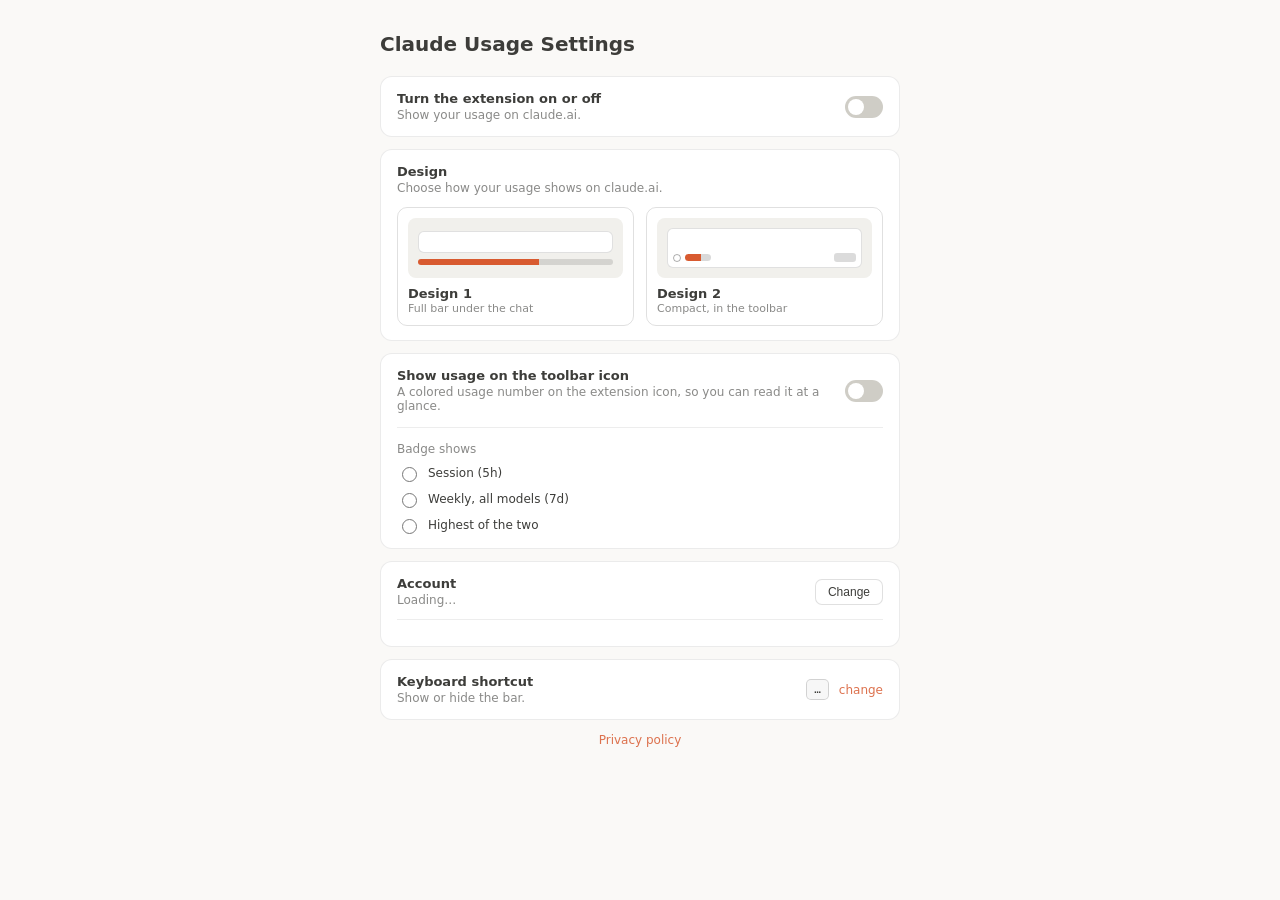
<file: options.html>
<!doctype html>
<html lang="en">
  <head>
    <meta charset="utf-8" />
    <meta name="viewport" content="width=device-width, initial-scale=1" />
    <title>Claude Usage Settings</title>
    <link rel="stylesheet" href="options.css" />
  </head>
  <body>
    <div class="o-wrap">
      <h1 class="o-title">Claude Usage Settings</h1>

      <section class="o-card">
        <div class="o-row">
          <div class="o-row-text">
            <div class="o-row-label">Turn the extension on or off</div>
            <div class="o-row-sub">Show your usage on claude.ai.</div>
          </div>
          <label class="p-switch" title="Turn the extension on or off">
            <input type="checkbox" id="toggle" />
            <span class="p-slider"></span>
          </label>
        </div>
      </section>

      <section class="o-card">
        <div class="o-row-label">Design</div>
        <div class="o-row-sub">Choose how your usage shows on claude.ai.</div>
        <div class="o-designs">
          <label class="o-design">
            <input type="radio" name="design" value="1" />
            <div class="o-design-card">
              <div class="o-design-illus o-illus-1">
                <div class="o-illus-composer"></div>
                <div class="o-illus-bar"></div>
              </div>
              <div class="o-design-name">Design 1</div>
              <div class="o-design-desc">Full bar under the chat</div>
            </div>
          </label>
          <label class="o-design">
            <input type="radio" name="design" value="2" />
            <div class="o-design-card">
              <div class="o-design-illus o-illus-2">
                <div class="o-illus-composer">
                  <div class="o-illus-toolbar">
                    <span class="o-illus-plus"></span>
                    <span class="o-illus-pill"></span>
                    <span class="o-illus-chip"></span>
                  </div>
                </div>
              </div>
              <div class="o-design-name">Design 2</div>
              <div class="o-design-desc">Compact, in the toolbar</div>
            </div>
          </label>
        </div>
      </section>

      <section class="o-card">
        <div class="o-row">
          <div class="o-row-text">
            <div class="o-row-label">Show usage on the toolbar icon</div>
            <div class="o-row-sub">A colored usage number on the extension icon, so you can read it at a glance.</div>
          </div>
          <label class="p-switch" title="Show usage on the toolbar icon">
            <input type="checkbox" id="badge-enabled" />
            <span class="p-slider"></span>
          </label>
        </div>

        <div id="badge-opts" class="o-suboption">
          <div class="o-row-sub o-suboption-label">Badge shows</div>
          <div class="o-radios">
            <label class="o-radio"><input type="radio" name="badge-source" value="session" /><span>Session (5h)</span></label>
            <label class="o-radio"><input type="radio" name="badge-source" value="allModels" /><span>Weekly, all models (7d)</span></label>
            <label class="o-radio"><input type="radio" name="badge-source" value="highest" /><span>Highest of the two</span></label>
          </div>
        </div>
      </section>

      <section class="o-card">
        <div class="o-row">
          <div class="o-row-text">
            <div class="o-row-label">Account</div>
            <div class="o-row-sub"><span id="acct">Loading…</span></div>
          </div>
          <div class="o-actions">
            <button id="auto" class="p-link" hidden>Use automatic</button>
            <button id="switch" class="p-btn">Change</button>
          </div>
        </div>
        <div id="scan" class="p-scan" hidden></div>
      </section>

      <section class="o-card">
        <div class="o-row">
          <div class="o-row-text">
            <div class="o-row-label">Keyboard shortcut</div>
            <div class="o-row-sub">Show or hide the bar.</div>
          </div>
          <div class="o-actions">
            <span id="hk" class="p-kbd">…</span>
            <a id="hk-edit" class="p-link" href="#">change</a>
          </div>
        </div>
      </section>

      <div class="o-foot">
        <a href="privacy-policy.html" target="_blank" rel="noopener" class="p-link">Privacy policy</a>
      </div>
    </div>

    <script src="usage.js"></script>
    <script src="options.js"></script>
  </body>
</html>
</file>
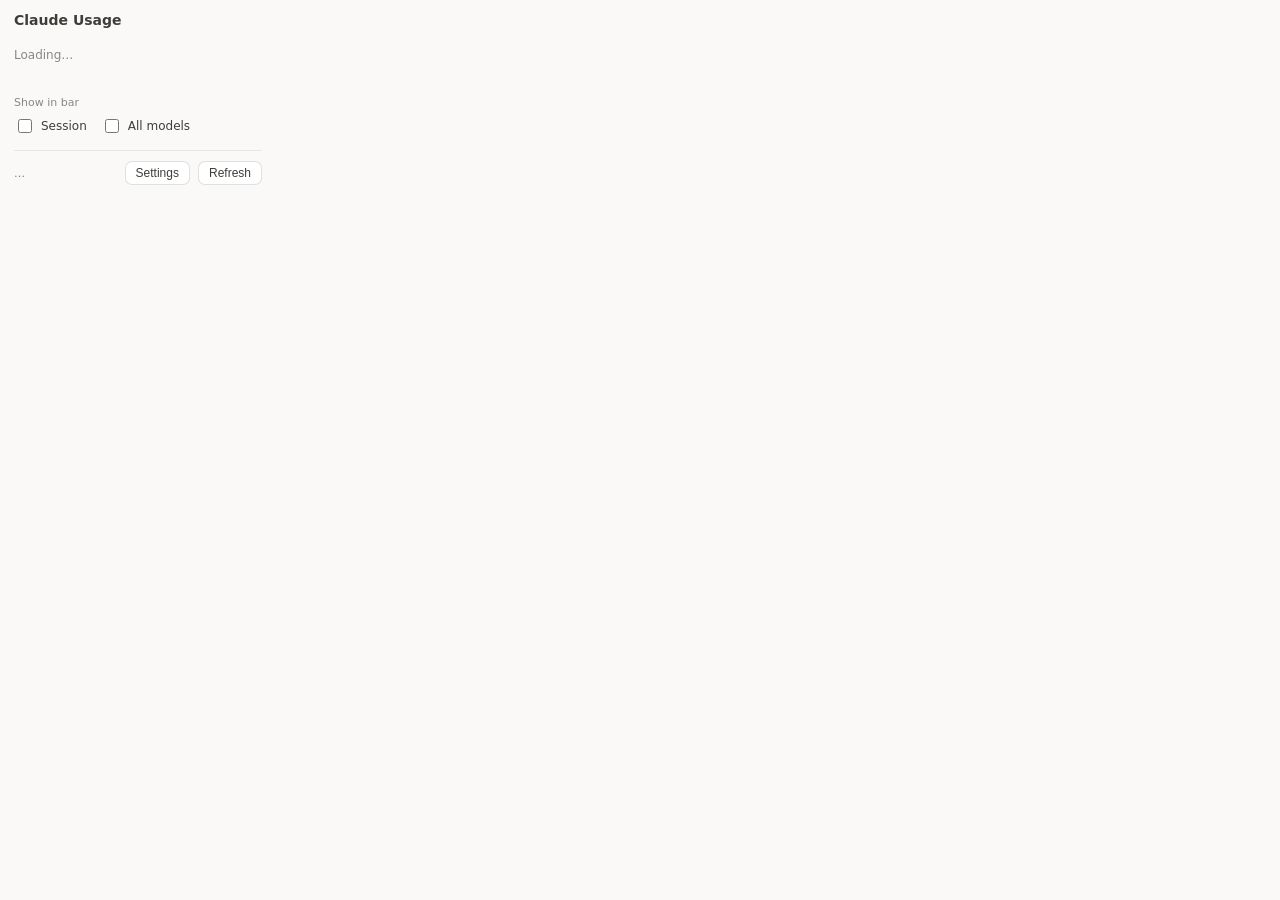
<file: popup.html>
<!doctype html>
<html lang="en">
  <head>
    <meta charset="utf-8" />
    <meta name="viewport" content="width=device-width, initial-scale=1" />
    <link rel="stylesheet" href="popup.css" />
  </head>
  <body>
    <div class="p-wrap">
      <div class="p-head">
        <span class="p-title">Claude Usage</span>
      </div>

      <div id="rows" class="p-rows"><div class="p-empty">Loading…</div></div>

      <div class="p-show">
        <span class="p-show-label">Show in bar</span>
        <div class="p-chks">
          <label class="p-chk"><input type="checkbox" data-show="session" /><span>Session</span></label>
          <label class="p-chk"><input type="checkbox" data-show="allModels" /><span>All models</span></label>
        </div>
      </div>

      <div class="p-foot">
        <span id="status" class="p-status">…</span>
        <div class="p-actions">
          <button id="settings" class="p-btn">Settings</button>
          <button id="refresh" class="p-btn">Refresh</button>
        </div>
      </div>
    </div>

    <script src="usage.js"></script>
    <script src="popup.js"></script>
  </body>
</html>
</file>
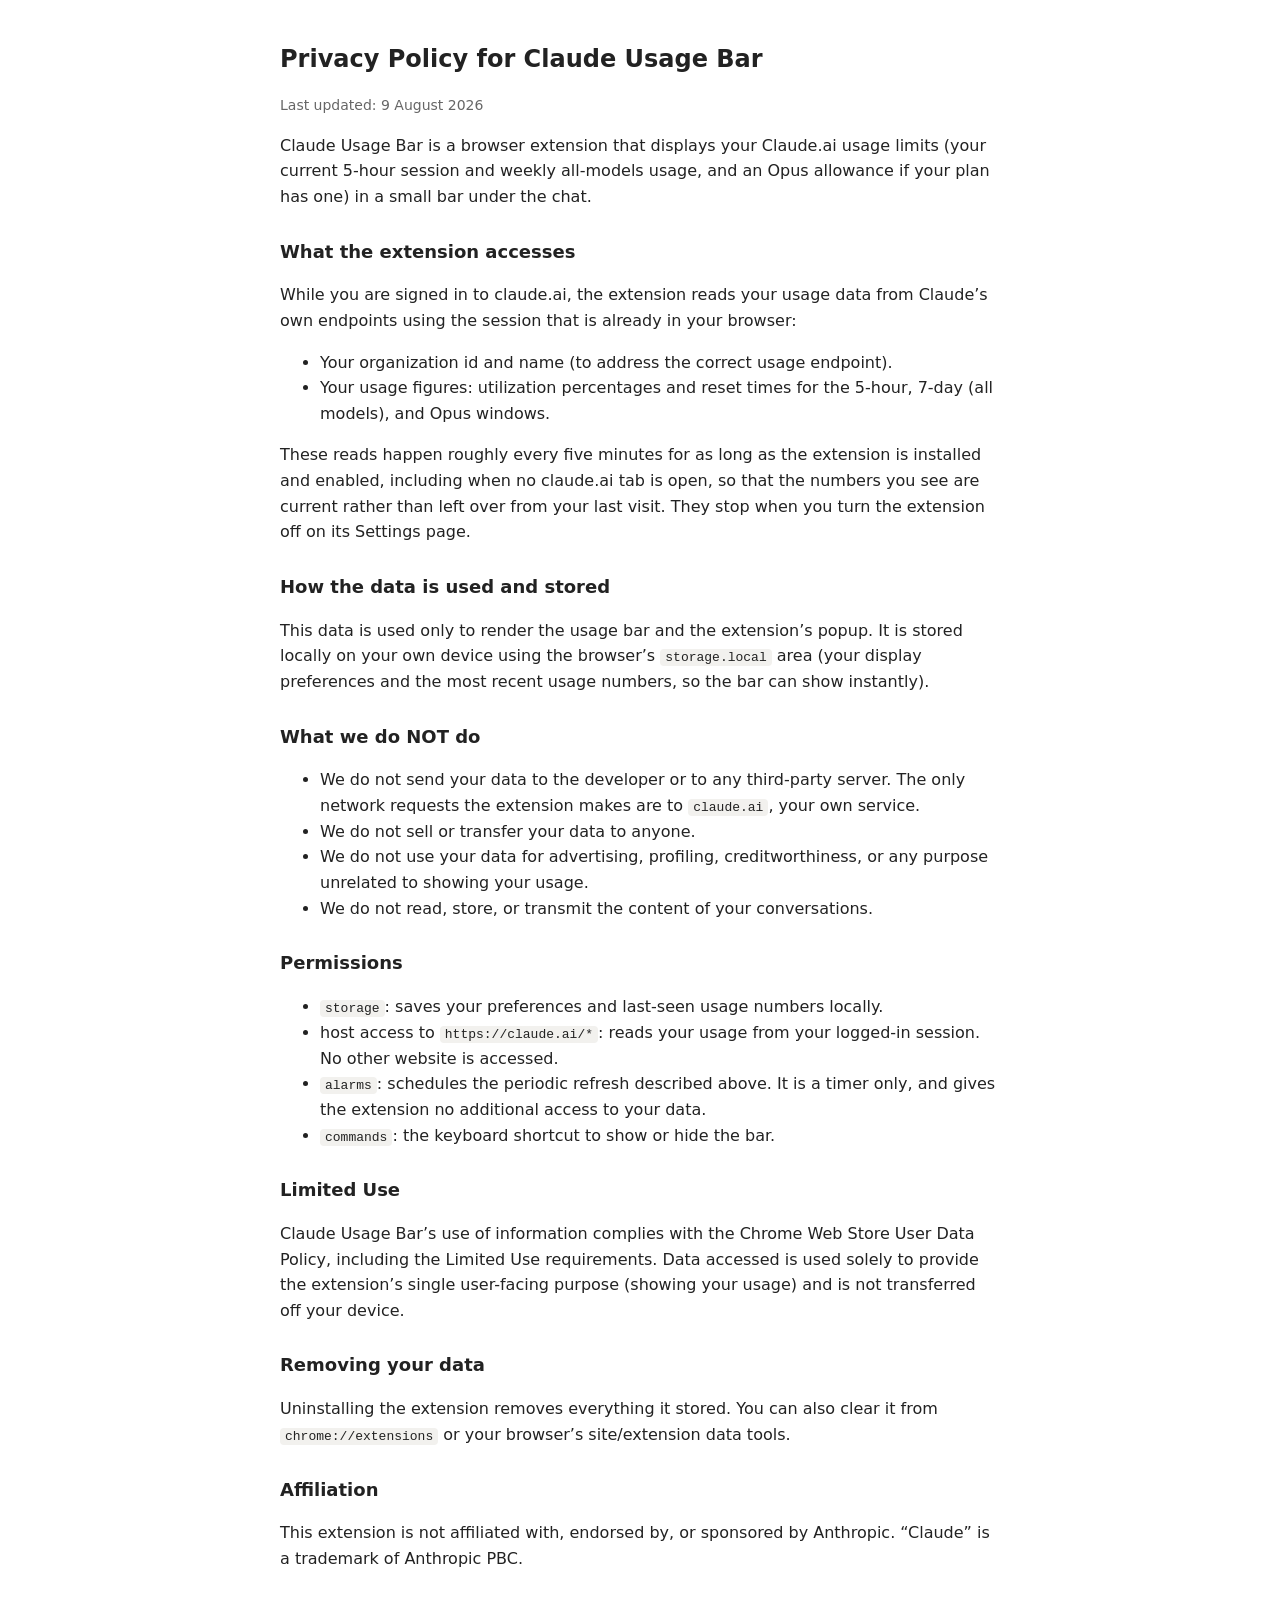
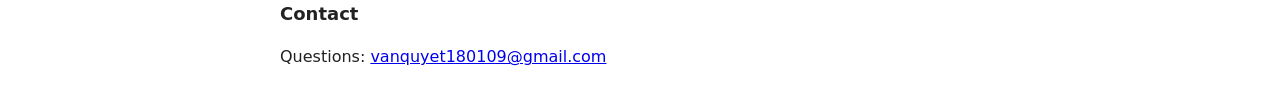
<file: privacy-policy.html>
<!doctype html>
<html lang="en">
<head>
<meta charset="utf-8" />
<meta name="viewport" content="width=device-width, initial-scale=1" />
<title>Claude Usage Bar Privacy Policy</title>
<style>
  body{max-width:720px;margin:40px auto;padding:0 20px;font-family:system-ui,-apple-system,"Segoe UI",sans-serif;line-height:1.6;color:#222}
  h1{font-size:24px} h2{font-size:18px;margin-top:28px} code{background:#f2f1ee;padding:1px 5px;border-radius:4px}
  .muted{color:#666;font-size:14px}
</style>
</head>
<body>
  <h1>Privacy Policy for Claude Usage Bar</h1>
  <p class="muted">Last updated: 9 August 2026</p>

  <p>Claude Usage Bar is a browser extension that displays your Claude.ai usage
  limits (your current 5-hour session and weekly all-models usage, and an Opus
  allowance if your plan has one) in a small bar under the chat.</p>

  <h2>What the extension accesses</h2>
  <p>While you are signed in to claude.ai, the extension reads your usage data from
  Claude’s own endpoints using the session that is already in your browser:</p>
  <ul>
    <li>Your organization id and name (to address the correct usage endpoint).</li>
    <li>Your usage figures: utilization percentages and reset times for the
      5-hour, 7-day (all models), and Opus windows.</li>
  </ul>
  <p>These reads happen roughly every five minutes for as long as the extension is
  installed and enabled, including when no claude.ai tab is open, so that the
  numbers you see are current rather than left over from your last visit. They
  stop when you turn the extension off on its Settings page.</p>

  <h2>How the data is used and stored</h2>
  <p>This data is used only to render the usage bar and the extension’s popup. It is
  stored locally on your own device using the browser’s <code>storage.local</code>
  area (your display preferences and the most recent usage numbers, so the bar can
  show instantly).</p>

  <h2>What we do NOT do</h2>
  <ul>
    <li>We do not send your data to the developer or to any third-party server.
      The only network requests the extension makes are to <code>claude.ai</code>,
      your own service.</li>
    <li>We do not sell or transfer your data to anyone.</li>
    <li>We do not use your data for advertising, profiling, creditworthiness, or
      any purpose unrelated to showing your usage.</li>
    <li>We do not read, store, or transmit the content of your conversations.</li>
  </ul>

  <h2>Permissions</h2>
  <ul>
    <li><code>storage</code>: saves your preferences and last-seen usage numbers locally.</li>
    <li>host access to <code>https://claude.ai/*</code>: reads your usage from your
      logged-in session. No other website is accessed.</li>
    <li><code>alarms</code>: schedules the periodic refresh described above. It is a
      timer only, and gives the extension no additional access to your data.</li>
    <li><code>commands</code>: the keyboard shortcut to show or hide the bar.</li>
  </ul>

  <h2>Limited Use</h2>
  <p>Claude Usage Bar’s use of information complies with the Chrome Web Store User
  Data Policy, including the Limited Use requirements. Data accessed is used solely
  to provide the extension’s single user-facing purpose (showing your usage) and is
  not transferred off your device.</p>

  <h2>Removing your data</h2>
  <p>Uninstalling the extension removes everything it stored. You can also clear it
  from <code>chrome://extensions</code> or your browser’s site/extension data tools.</p>

  <h2>Affiliation</h2>
  <p>This extension is not affiliated with, endorsed by, or sponsored by Anthropic.
  “Claude” is a trademark of Anthropic PBC.</p>

  <h2>Contact</h2>
  <p>Questions: <a href="mailto:your-email@example.com">vanquyet180109@gmail.com</p>
</body>
</html>
</file>
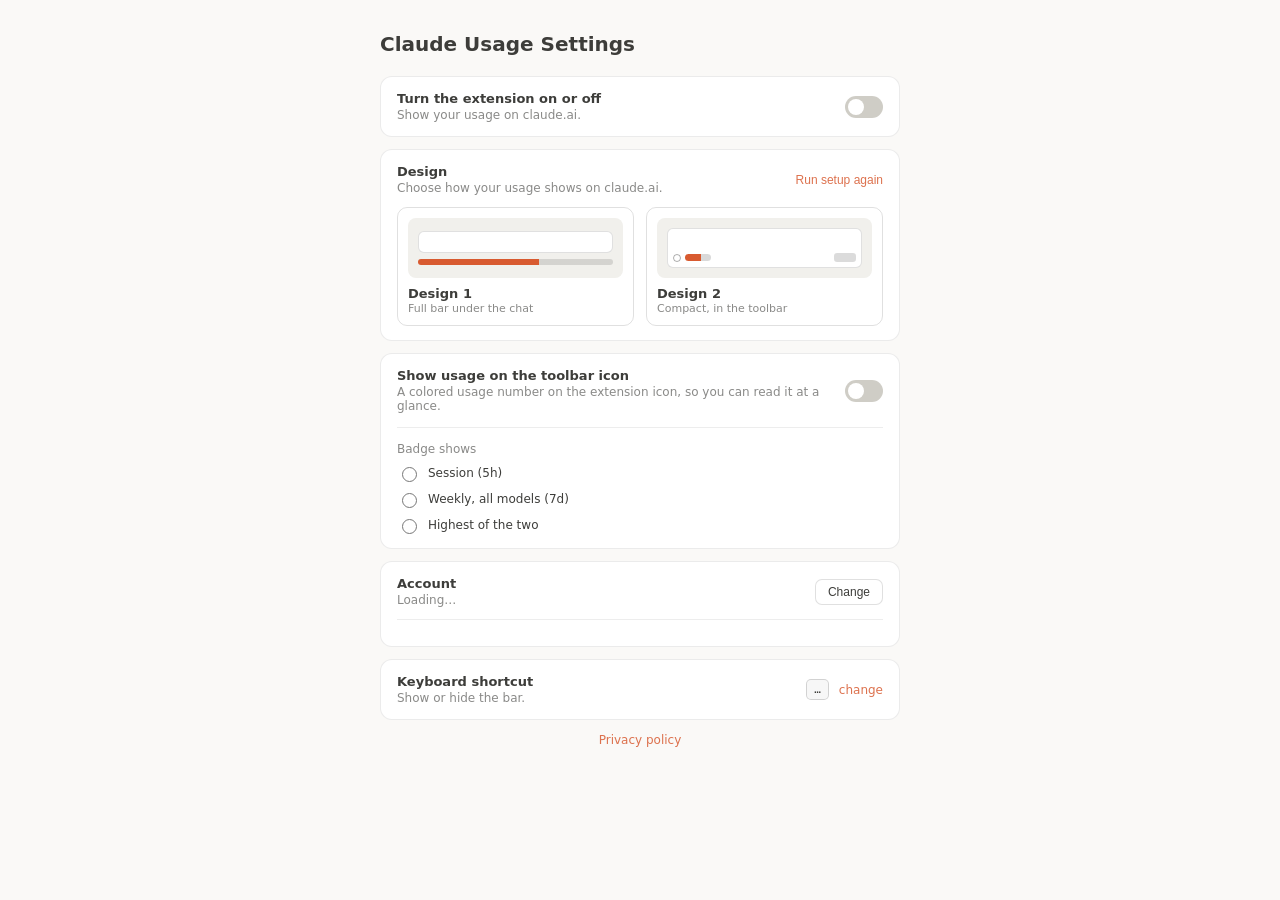
<file: claude-extension/options.html>
<!doctype html>
<html lang="en">
  <head>
    <meta charset="utf-8" />
    <meta name="viewport" content="width=device-width, initial-scale=1" />
    <title>Claude Usage Settings</title>
    <link rel="stylesheet" href="options.css" />
  </head>
  <body>
    <div class="o-wrap">
      <h1 class="o-title">Claude Usage Settings</h1>

      <section class="o-card">
        <div class="o-row">
          <div class="o-row-text">
            <div class="o-row-label">Turn the extension on or off</div>
            <div class="o-row-sub">Show your usage on claude.ai.</div>
          </div>
          <label class="p-switch" title="Turn the extension on or off">
            <input type="checkbox" id="toggle" />
            <span class="p-slider"></span>
          </label>
        </div>
      </section>

      <section class="o-card">
        <div class="o-row">
          <div class="o-row-text">
            <div class="o-row-label">Design</div>
            <div class="o-row-sub">Choose how your usage shows on claude.ai.</div>
          </div>
          <div class="o-actions">
            <button id="setup" class="p-link">Run setup again</button>
          </div>
        </div>
        <div class="o-designs">
          <label class="o-design">
            <input type="radio" name="design" value="1" />
            <div class="o-design-card">
              <div class="o-design-illus o-illus-1">
                <div class="o-illus-composer"></div>
                <div class="o-illus-bar"></div>
              </div>
              <div class="o-design-name">Design 1</div>
              <div class="o-design-desc">Full bar under the chat</div>
            </div>
          </label>
          <label class="o-design">
            <input type="radio" name="design" value="2" />
            <div class="o-design-card">
              <div class="o-design-illus o-illus-2">
                <div class="o-illus-composer">
                  <div class="o-illus-toolbar">
                    <span class="o-illus-plus"></span>
                    <span class="o-illus-pill"></span>
                    <span class="o-illus-chip"></span>
                  </div>
                </div>
              </div>
              <div class="o-design-name">Design 2</div>
              <div class="o-design-desc">Compact, in the toolbar</div>
            </div>
          </label>
        </div>
      </section>

      <section class="o-card">
        <div class="o-row">
          <div class="o-row-text">
            <div class="o-row-label">Show usage on the toolbar icon</div>
            <div class="o-row-sub">A colored usage number on the extension icon, so you can read it at a glance.</div>
          </div>
          <label class="p-switch" title="Show usage on the toolbar icon">
            <input type="checkbox" id="badge-enabled" />
            <span class="p-slider"></span>
          </label>
        </div>

        <div id="badge-opts" class="o-suboption">
          <div class="o-row-sub o-suboption-label">Badge shows</div>
          <div class="o-radios">
            <label class="o-radio"><input type="radio" name="badge-source" value="session" /><span>Session (5h)</span></label>
            <label class="o-radio"><input type="radio" name="badge-source" value="allModels" /><span>Weekly, all models (7d)</span></label>
            <label class="o-radio"><input type="radio" name="badge-source" value="highest" /><span>Highest of the two</span></label>
          </div>
        </div>
      </section>

      <section class="o-card">
        <div class="o-row">
          <div class="o-row-text">
            <div class="o-row-label">Account</div>
            <div class="o-row-sub"><span id="acct">Loading…</span></div>
          </div>
          <div class="o-actions">
            <button id="auto" class="p-link" hidden>Use automatic</button>
            <button id="switch" class="p-btn">Change</button>
          </div>
        </div>
        <div id="scan" class="p-scan" hidden></div>
      </section>

      <section class="o-card">
        <div class="o-row">
          <div class="o-row-text">
            <div class="o-row-label">Keyboard shortcut</div>
            <div class="o-row-sub">Show or hide the bar.</div>
          </div>
          <div class="o-actions">
            <span id="hk" class="p-kbd">…</span>
            <a id="hk-edit" class="p-link" href="#">change</a>
          </div>
        </div>
      </section>

      <div class="o-foot">
        <a href="privacy-policy.html" target="_blank" rel="noopener" class="p-link">Privacy policy</a>
      </div>
    </div>

    <script src="usage.js"></script>
    <script src="options.js"></script>
  </body>
</html>
</file>
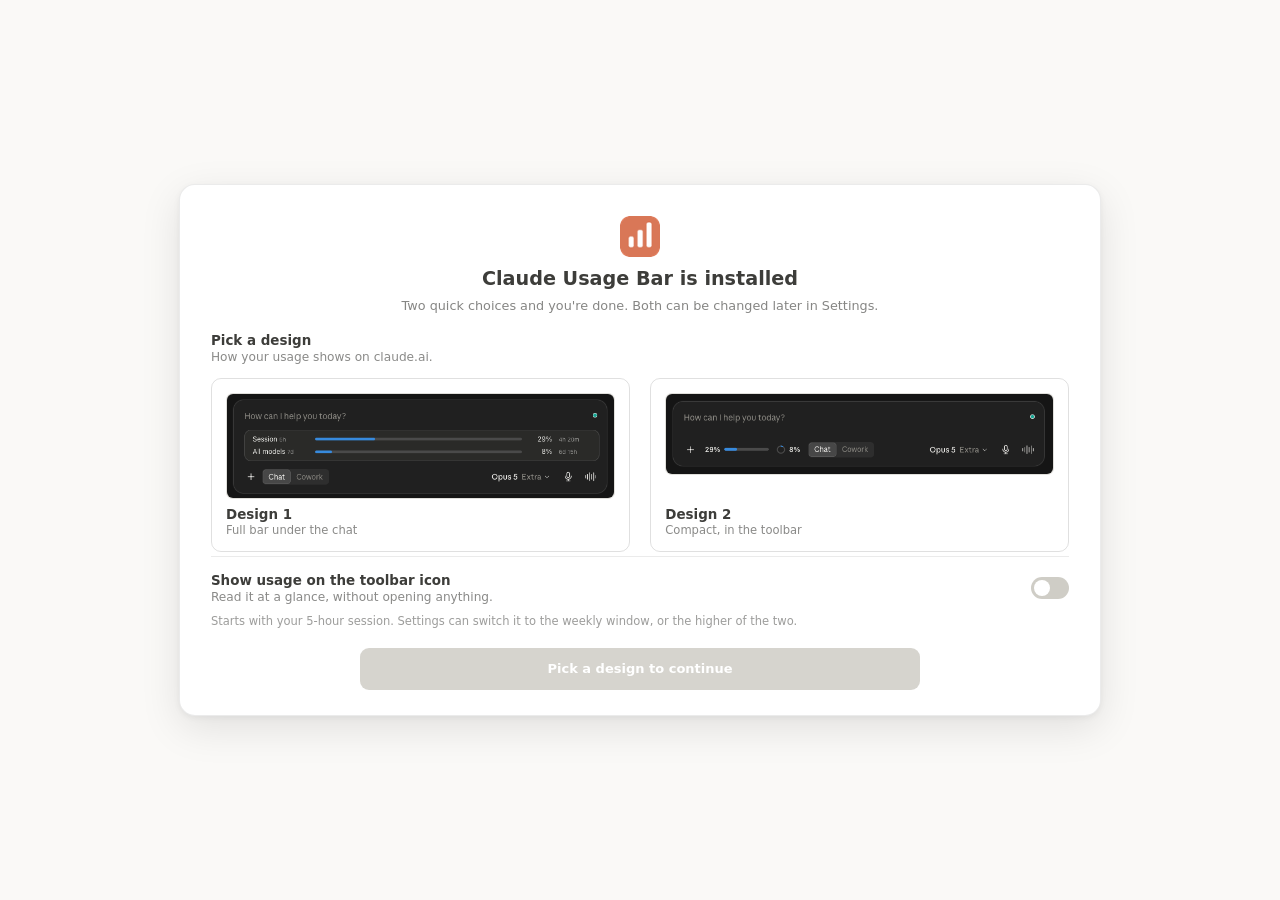
<file: claude-extension/welcome.html>
<!doctype html>
<html lang="en">
  <head>
    <meta charset="utf-8" />
    <meta name="viewport" content="width=device-width, initial-scale=1" />
    <title>Set up Claude Usage Bar</title>
    <!-- options.css first: the card, the design tiles, the switch and the accent
         are already defined there, and setup should look like Settings. -->
    <link rel="stylesheet" href="options.css" />
    <link rel="stylesheet" href="welcome.css" />
  </head>
  <body>
    <div class="w-stage">
      <div class="w-box" id="setup">
        <div class="w-head">
          <img class="w-logo" src="icons/icon48.png" alt="" width="40" height="40" />
          <h1 class="w-title">Claude Usage Bar is installed</h1>
          <p class="w-sub">Two quick choices and you're done. Both can be changed later in Settings.</p>
        </div>

        <section class="o-card">
          <div class="o-row-label">Pick a design</div>
          <div class="o-row-sub">How your usage shows on claude.ai.</div>
          <div class="o-designs w-designs">
            <label class="o-design">
              <input type="radio" name="design" value="1" />
              <div class="o-design-card">
                <img class="w-shot" src="previews/design-1.png" alt="A full-width bar under the chat with a Session row and an All models row" />
                <div class="o-design-name">Design 1</div>
                <div class="o-design-desc">Full bar under the chat</div>
              </div>
            </label>
            <label class="o-design">
              <input type="radio" name="design" value="2" />
              <div class="o-design-card">
                <img class="w-shot" src="previews/design-2.png" alt="A compact percentage and ring tucked into the composer toolbar" />
                <div class="o-design-name">Design 2</div>
                <div class="o-design-desc">Compact, in the toolbar</div>
              </div>
            </label>
          </div>
        </section>

        <section class="o-card">
          <div class="o-row">
            <div class="o-row-text">
              <div class="o-row-label">Show usage on the toolbar icon</div>
              <div class="o-row-sub">Read it at a glance, without opening anything.</div>
            </div>
            <label class="p-switch" title="Show usage on the toolbar icon">
              <input type="checkbox" id="badge-enabled" />
              <span class="p-slider"></span>
            </label>
          </div>
          <div class="o-row-sub w-hint">Starts with your 5-hour session. Settings can switch it to the weekly window, or the higher of the two.</div>
        </section>

        <div class="w-foot">
          <button id="done" class="w-cta" disabled>Pick a design to continue</button>
        </div>
      </div>

      <div class="w-box w-done" id="finished" hidden>
        <div class="w-head">
          <div class="w-check" aria-hidden="true">✓</div>
          <h1 class="w-title">You're all set</h1>
          <p class="w-sub" id="finished-sub">Open claude.ai and your usage will be there.</p>
        </div>
        <div class="w-foot">
          <a class="w-cta" href="https://claude.ai/" id="go">Open claude.ai</a>
          <button id="settings" class="p-link w-settings">Open Settings</button>
        </div>
      </div>
    </div>

    <script src="welcome.js"></script>
  </body>
</html>
</file>
<file: options.css>
/* options.css: the Settings page. Shares the popup's visual language
   (toggle switch, buttons, account-scan list) in a wider tabbed layout. */
* { box-sizing: border-box; }
body {
  margin: 0;
  font-family: ui-sans-serif, -apple-system, "Segoe UI", system-ui, sans-serif;
  font-size: 13px; color: #3d3d3a; background: #faf9f7;
}
.o-wrap { max-width: 560px; margin: 0 auto; padding: 32px 20px 48px; }
.o-title { font-size: 20px; font-weight: 700; margin: 0 0 20px; }

.o-card {
  background: #fff; border: 1px solid rgba(0,0,0,0.08); border-radius: 12px;
  padding: 14px 16px; margin-bottom: 12px;
}

.o-row { display: flex; align-items: center; justify-content: space-between; gap: 16px; }
.o-row-text { min-width: 0; }
.o-row-label { font-weight: 600; }
.o-row-sub { font-size: 12px; opacity: 0.6; margin-top: 2px; overflow: hidden; text-overflow: ellipsis; }
.o-actions { display: flex; align-items: center; gap: 10px; flex: none; }

/* Toggle switch (shared look with the popup). */
.p-switch { position: relative; display: inline-block; width: 38px; height: 22px; flex: none; }
.p-switch input { opacity: 0; width: 0; height: 0; }
.p-slider { position: absolute; inset: 0; cursor: pointer; background: #cfcdc6; border-radius: 999px; transition: background 0.2s; }
.p-slider::before { content: ""; position: absolute; height: 16px; width: 16px; left: 3px; top: 3px; background: #fff; border-radius: 50%; transition: transform 0.2s; }
.p-switch input:checked + .p-slider { background: #d85a30; }
.p-switch input:checked + .p-slider::before { transform: translateX(16px); }

/* Badge window sub-option, greyed out while the badge is off. */
.o-suboption { margin-top: 14px; padding-top: 12px; border-top: 1px solid rgba(0,0,0,0.07); transition: opacity 0.2s; }
.o-suboption.o-disabled { opacity: 0.4; pointer-events: none; }
.o-suboption-label { margin-bottom: 8px; }
.o-radios { display: flex; flex-direction: column; gap: 8px; }
.o-radio { display: inline-flex; align-items: center; gap: 8px; font-size: 12px; cursor: pointer; }
.o-radio input { accent-color: #d85a30; width: 15px; height: 15px; cursor: pointer; }

/* Design chooser: two illustrated option cards. The selected card gets the
   orange accent already used by the toggle and radios. */
.o-designs { display: flex; gap: 12px; margin-top: 12px; }
.o-design { flex: 1; min-width: 0; cursor: pointer; }
.o-design input { position: absolute; opacity: 0; width: 0; height: 0; }
.o-design-card {
  border: 1.5px solid rgba(0,0,0,0.12); border-radius: 10px; padding: 10px;
  transition: border-color 0.15s, background 0.15s;
}
.o-design:hover .o-design-card { border-color: rgba(0,0,0,0.22); }
.o-design input:checked + .o-design-card { border-color: #d85a30; background: rgba(216,90,48,0.06); }
.o-design input:focus-visible + .o-design-card { outline: 2px solid #d85a30; outline-offset: 2px; }
.o-design-name { font-weight: 600; margin-top: 8px; }
.o-design-desc { font-size: 11px; opacity: 0.6; margin-top: 1px; }

/* Self-contained mockups of each layout (no external assets). */
.o-design-illus {
  height: 60px; border-radius: 8px; background: #f1f0ec; padding: 10px;
  display: flex; flex-direction: column; justify-content: center; gap: 6px; overflow: hidden;
}
.o-illus-composer { background: #fff; border: 1px solid rgba(0,0,0,0.12); border-radius: 6px; }
.o-illus-1 .o-illus-composer { height: 22px; }
.o-illus-1 .o-illus-bar { height: 6px; border-radius: 999px; background: linear-gradient(90deg, #d85a30 62%, rgba(0,0,0,0.12) 62%); }
.o-illus-2 .o-illus-composer { height: 40px; display: flex; align-items: flex-end; padding: 5px; }
.o-illus-2 .o-illus-toolbar { display: flex; align-items: center; gap: 4px; width: 100%; }
.o-illus-2 .o-illus-plus { width: 8px; height: 8px; border-radius: 50%; border: 1.5px solid rgba(0,0,0,0.32); }
.o-illus-2 .o-illus-pill { width: 26px; height: 7px; border-radius: 999px; background: linear-gradient(90deg, #d85a30 60%, rgba(0,0,0,0.15) 60%); }
.o-illus-2 .o-illus-chip { margin-left: auto; width: 22px; height: 9px; border-radius: 3px; background: rgba(0,0,0,0.14); }

.p-btn { border: 1px solid rgba(0,0,0,0.12); background: #fff; color: inherit; font-size: 12px; padding: 5px 12px; border-radius: 7px; cursor: pointer; }
.p-btn:hover { background: #f0efeb; }
.p-link { border: none; background: none; padding: 0; font-size: 12px; color: #d85a30; cursor: pointer; opacity: 0.85; text-decoration: none; }
.p-link:hover { opacity: 1; text-decoration: underline; }
.p-kbd { font-family: ui-monospace, "SF Mono", Menlo, monospace; font-size: 11px; padding: 3px 7px; border: 1px solid rgba(0,0,0,0.15); border-radius: 5px; background: rgba(0,0,0,0.03); }

/* Account scan list (shared look with the popup's previous scan UI). */
.p-scan { margin-top: 12px; padding-top: 12px; border-top: 1px solid rgba(0,0,0,0.07); display: flex; flex-direction: column; gap: 6px; }
.p-scan-hint { font-size: 12px; opacity: 0.7; margin-bottom: 2px; }
.p-empty { opacity: 0.6; font-size: 12px; padding: 4px 0; }
.p-org { display: flex; align-items: center; justify-content: space-between; gap: 10px; padding: 8px 10px; border: 1px solid rgba(0,0,0,0.1); border-radius: 8px; }
.p-org-info { min-width: 0; }
.p-org-name { font-size: 12px; font-weight: 600; overflow: hidden; text-overflow: ellipsis; white-space: nowrap; }
.p-org-detail { font-size: 11px; opacity: 0.65; font-variant-numeric: tabular-nums; }
.p-use { flex: none; }

.o-foot { margin-top: 8px; text-align: center; }

@media (prefers-color-scheme: dark) {
  body { color: #e7e7e3; background: #262624; }
  .o-card { background: #2f2f2c; border-color: rgba(255,255,255,0.10); }
  .o-suboption, .p-scan { border-top-color: rgba(255,255,255,0.10); }
  .p-slider { background: #55554f; }
  .p-btn { background: #333330; border-color: rgba(255,255,255,0.14); }
  .p-btn:hover { background: #3d3d3a; }
  .p-org { border-color: rgba(255,255,255,0.14); }
  .p-kbd { border-color: rgba(255,255,255,0.18); background: rgba(255,255,255,0.05); }
  .o-design-card { border-color: rgba(255,255,255,0.14); }
  .o-design:hover .o-design-card { border-color: rgba(255,255,255,0.26); }
  .o-design input:checked + .o-design-card { border-color: #d85a30; background: rgba(216,90,48,0.16); }
  .o-design-illus { background: #232320; }
  .o-illus-composer { background: #3a3a37; border-color: rgba(255,255,255,0.14); }
  .o-illus-2 .o-illus-plus { border-color: rgba(255,255,255,0.4); }
  .o-illus-2 .o-illus-chip { background: rgba(255,255,255,0.18); }
}
</file>
<file: popup.css>
/* popup.css: the slim popup. Usage, show-in-bar, footer (Settings + Refresh). */
* { box-sizing: border-box; }
body {
  margin: 0; width: 276px;
  font-family: ui-sans-serif, -apple-system, "Segoe UI", system-ui, sans-serif;
  font-size: 13px; color: #3d3d3a; background: #faf9f7;
}
.p-wrap { padding: 12px 14px 14px; }

.p-head { display: flex; align-items: center; justify-content: space-between; margin-bottom: 12px; }
.p-title { font-size: 14px; font-weight: 700; }

.p-rows { display: flex; flex-direction: column; gap: 12px; min-height: 40px; }
.p-empty { opacity: 0.6; font-size: 12px; padding: 8px 0; }
.p-row-head { display: flex; align-items: baseline; gap: 6px; margin-bottom: 5px; }
.p-label { font-weight: 600; }
.p-sub { font-size: 10px; opacity: 0.5; }
.p-val { margin-left: auto; font-weight: 600; font-variant-numeric: tabular-nums; }
.p-track { height: 6px; border-radius: 999px; background: rgba(0,0,0,0.09); overflow: hidden; }
.p-fill { height: 100%; width: 0; border-radius: 999px; background: #b9b8b1; transition: width 0.4s ease; }
.p-fill.low  { background: #378add; }
.p-fill.mid  { background: #d85a30; }
.p-fill.high { background: #e2564d; }
.p-reset { margin-top: 3px; font-size: 10px; opacity: 0.55; }

.p-show { margin-top: 14px; }
.p-show-label { font-size: 11px; opacity: 0.6; }
.p-chks { display: flex; flex-wrap: wrap; gap: 10px 14px; margin-top: 7px; }
.p-chk { display: inline-flex; align-items: center; gap: 6px; font-size: 12px; cursor: pointer; }
.p-chk input { accent-color: #d85a30; width: 14px; height: 14px; cursor: pointer; }

.p-foot { display: flex; align-items: center; justify-content: space-between; gap: 8px; margin-top: 14px; padding-top: 10px; border-top: 1px solid rgba(0,0,0,0.08); }
.p-status { font-size: 11px; opacity: 0.65; min-width: 0; overflow: hidden; text-overflow: ellipsis; white-space: nowrap; }
.p-actions { display: flex; gap: 8px; flex: none; }
.p-btn { border: 1px solid rgba(0,0,0,0.12); background: #fff; color: inherit; font-size: 12px; padding: 4px 10px; border-radius: 7px; cursor: pointer; }
.p-btn:hover { background: #f0efeb; }

@media (prefers-color-scheme: dark) {
  body { color: #e7e7e3; background: #262624; }
  .p-track { background: rgba(255,255,255,0.13); }
  .p-foot { border-top-color: rgba(255,255,255,0.12); }
  .p-btn { background: #333330; border-color: rgba(255,255,255,0.14); }
  .p-btn:hover { background: #3d3d3a; }
}
</file>
<file: claude-extension/options.css>
/* options.css: the Settings page. Shares the popup's visual language
   (toggle switch, buttons, account-scan list) in a wider tabbed layout. */
* { box-sizing: border-box; }
body {
  margin: 0;
  font-family: ui-sans-serif, -apple-system, "Segoe UI", system-ui, sans-serif;
  font-size: 13px; color: #3d3d3a; background: #faf9f7;
}
.o-wrap { max-width: 560px; margin: 0 auto; padding: 32px 20px 48px; }
.o-title { font-size: 20px; font-weight: 700; margin: 0 0 20px; }

.o-card {
  background: #fff; border: 1px solid rgba(0,0,0,0.08); border-radius: 12px;
  padding: 14px 16px; margin-bottom: 12px;
}

.o-row { display: flex; align-items: center; justify-content: space-between; gap: 16px; }
.o-row-text { min-width: 0; }
.o-row-label { font-weight: 600; }
.o-row-sub { font-size: 12px; opacity: 0.6; margin-top: 2px; overflow: hidden; text-overflow: ellipsis; }
.o-actions { display: flex; align-items: center; gap: 10px; flex: none; }

/* Toggle switch (shared look with the popup). */
.p-switch { position: relative; display: inline-block; width: 38px; height: 22px; flex: none; }
.p-switch input { opacity: 0; width: 0; height: 0; }
.p-slider { position: absolute; inset: 0; cursor: pointer; background: #cfcdc6; border-radius: 999px; transition: background 0.2s; }
.p-slider::before { content: ""; position: absolute; height: 16px; width: 16px; left: 3px; top: 3px; background: #fff; border-radius: 50%; transition: transform 0.2s; }
.p-switch input:checked + .p-slider { background: #d85a30; }
.p-switch input:checked + .p-slider::before { transform: translateX(16px); }

/* Badge window sub-option, greyed out while the badge is off. */
.o-suboption { margin-top: 14px; padding-top: 12px; border-top: 1px solid rgba(0,0,0,0.07); transition: opacity 0.2s; }
.o-suboption.o-disabled { opacity: 0.4; pointer-events: none; }
.o-suboption-label { margin-bottom: 8px; }
.o-radios { display: flex; flex-direction: column; gap: 8px; }
.o-radio { display: inline-flex; align-items: center; gap: 8px; font-size: 12px; cursor: pointer; }
.o-radio input { accent-color: #d85a30; width: 15px; height: 15px; cursor: pointer; }

/* Design chooser: two illustrated option cards. The selected card gets the
   orange accent already used by the toggle and radios. */
.o-designs { display: flex; gap: 12px; margin-top: 12px; }
.o-design { flex: 1; min-width: 0; cursor: pointer; }
.o-design input { position: absolute; opacity: 0; width: 0; height: 0; }
.o-design-card {
  border: 1.5px solid rgba(0,0,0,0.12); border-radius: 10px; padding: 10px;
  transition: border-color 0.15s, background 0.15s;
}
.o-design:hover .o-design-card { border-color: rgba(0,0,0,0.22); }
.o-design input:checked + .o-design-card { border-color: #d85a30; background: rgba(216,90,48,0.06); }
.o-design input:focus-visible + .o-design-card { outline: 2px solid #d85a30; outline-offset: 2px; }
.o-design-name { font-weight: 600; margin-top: 8px; }
.o-design-desc { font-size: 11px; opacity: 0.6; margin-top: 1px; }

/* Self-contained mockups of each layout (no external assets). */
.o-design-illus {
  height: 60px; border-radius: 8px; background: #f1f0ec; padding: 10px;
  display: flex; flex-direction: column; justify-content: center; gap: 6px; overflow: hidden;
}
.o-illus-composer { background: #fff; border: 1px solid rgba(0,0,0,0.12); border-radius: 6px; }
.o-illus-1 .o-illus-composer { height: 22px; }
.o-illus-1 .o-illus-bar { height: 6px; border-radius: 999px; background: linear-gradient(90deg, #d85a30 62%, rgba(0,0,0,0.12) 62%); }
.o-illus-2 .o-illus-composer { height: 40px; display: flex; align-items: flex-end; padding: 5px; }
.o-illus-2 .o-illus-toolbar { display: flex; align-items: center; gap: 4px; width: 100%; }
.o-illus-2 .o-illus-plus { width: 8px; height: 8px; border-radius: 50%; border: 1.5px solid rgba(0,0,0,0.32); }
.o-illus-2 .o-illus-pill { width: 26px; height: 7px; border-radius: 999px; background: linear-gradient(90deg, #d85a30 60%, rgba(0,0,0,0.15) 60%); }
.o-illus-2 .o-illus-chip { margin-left: auto; width: 22px; height: 9px; border-radius: 3px; background: rgba(0,0,0,0.14); }

.p-btn { border: 1px solid rgba(0,0,0,0.12); background: #fff; color: inherit; font-size: 12px; padding: 5px 12px; border-radius: 7px; cursor: pointer; }
.p-btn:hover { background: #f0efeb; }
.p-link { border: none; background: none; padding: 0; font-size: 12px; color: #d85a30; cursor: pointer; opacity: 0.85; text-decoration: none; }
.p-link:hover { opacity: 1; text-decoration: underline; }
.p-kbd { font-family: ui-monospace, "SF Mono", Menlo, monospace; font-size: 11px; padding: 3px 7px; border: 1px solid rgba(0,0,0,0.15); border-radius: 5px; background: rgba(0,0,0,0.03); }

/* Account scan list (shared look with the popup's previous scan UI). */
.p-scan { margin-top: 12px; padding-top: 12px; border-top: 1px solid rgba(0,0,0,0.07); display: flex; flex-direction: column; gap: 6px; }
.p-scan-hint { font-size: 12px; opacity: 0.7; margin-bottom: 2px; }
.p-empty { opacity: 0.6; font-size: 12px; padding: 4px 0; }
.p-org { display: flex; align-items: center; justify-content: space-between; gap: 10px; padding: 8px 10px; border: 1px solid rgba(0,0,0,0.1); border-radius: 8px; }
.p-org-info { min-width: 0; }
.p-org-name { font-size: 12px; font-weight: 600; overflow: hidden; text-overflow: ellipsis; white-space: nowrap; }
.p-org-detail { font-size: 11px; opacity: 0.65; font-variant-numeric: tabular-nums; }
.p-use { flex: none; }

.o-foot { margin-top: 8px; text-align: center; }

@media (prefers-color-scheme: dark) {
  body { color: #e7e7e3; background: #262624; }
  .o-card { background: #2f2f2c; border-color: rgba(255,255,255,0.10); }
  .o-suboption, .p-scan { border-top-color: rgba(255,255,255,0.10); }
  .p-slider { background: #55554f; }
  .p-btn { background: #333330; border-color: rgba(255,255,255,0.14); }
  .p-btn:hover { background: #3d3d3a; }
  .p-org { border-color: rgba(255,255,255,0.14); }
  .p-kbd { border-color: rgba(255,255,255,0.18); background: rgba(255,255,255,0.05); }
  .o-design-card { border-color: rgba(255,255,255,0.14); }
  .o-design:hover .o-design-card { border-color: rgba(255,255,255,0.26); }
  .o-design input:checked + .o-design-card { border-color: #d85a30; background: rgba(216,90,48,0.16); }
  .o-design-illus { background: #232320; }
  .o-illus-composer { background: #3a3a37; border-color: rgba(255,255,255,0.14); }
  .o-illus-2 .o-illus-plus { border-color: rgba(255,255,255,0.4); }
  .o-illus-2 .o-illus-chip { background: rgba(255,255,255,0.18); }
}
</file>
<file: claude-extension/welcome.css>
/* welcome.css: the first-run setup box. options.css already carries the card,
   the design tiles, the switch and the orange accent, so this file only adds
   what setup needs on top: the centered box, the screenshot previews, and the
   one big call to action. */

.w-stage {
  min-height: 100vh;
  display: flex; align-items: center; justify-content: center;
  padding: 32px 20px;
}

/* The box follows the window rather than sitting at one fixed width: the whole
   question here is "which of these two looks do you want", and at 560px the
   screenshots were too small to tell them apart. The clamp floor is only a cap
   on a cap -- width:100% still wins below it -- so narrow windows are unchanged.
   The padding grows with it, so this reads as a bigger box and not a small one
   stretched. */
.w-box {
  width: 100%; max-width: clamp(560px, 72vw, 1040px);
  background: #fff; border: 1px solid rgba(0,0,0,0.08); border-radius: 16px;
  padding: clamp(26px, 2.4vw, 38px) clamp(24px, 2.4vw, 36px) clamp(22px, 2vw, 32px);
  box-shadow: 0 12px 40px rgba(0,0,0,0.10), 0 2px 6px rgba(0,0,0,0.05);
}

/* The box carries the frame, so the sections inside it drop back to plain
   dividers rather than stacking a second set of cards on top of the first. */
.w-box .o-card {
  background: none; border: none; border-radius: 0;
  padding: 18px 0 0; margin: 0;
}
.w-box .o-card + .o-card { border-top: 1px solid rgba(0,0,0,0.08); padding-top: 16px; margin-top: 4px; }

/* Type and logo scale with the box, or a 1040px card ends up carrying 19px
   headings. */
.w-head { text-align: center; }
.w-logo { display: block; width: clamp(40px, 3.2vw, 50px); height: auto; margin: 0 auto 10px; border-radius: 9px; }
.w-title { font-size: clamp(19px, 1.5vw, 24px); font-weight: 700; margin: 0; }
.w-sub { font-size: clamp(12.5px, 1vw, 14.5px); opacity: 0.62; margin: 6px 0 0; line-height: 1.5; }

/* Screenshots of the real thing, rather than the small CSS mockups Settings
   uses: at install nobody has seen either design yet. */
.w-shot {
  display: block; width: 100%; height: auto; border-radius: 7px;
  background: #f1f0ec; border: 1px solid rgba(0,0,0,0.07);
}
.w-designs { margin-top: 14px; align-items: stretch; gap: clamp(12px, 1.6vw, 22px); }

/* The two screenshots are not the same shape (Design 1 stacks two rows, Design 2
   is a single toolbar), so left to themselves the cards end at different heights.
   Stretch both to the taller one and let the names settle at the bottom, rather
   than cropping or letterboxing either screenshot to a shared aspect ratio. */
.w-box .o-design { display: flex; }
.w-box .o-design-card { display: flex; flex-direction: column; width: 100%; padding: clamp(10px, 1.1vw, 16px); }
.w-box .o-design-name { margin-top: auto; padding-top: 8px; font-size: clamp(13px, 1.05vw, 15.5px); }
.w-box .o-design-desc { font-size: clamp(11px, 0.9vw, 13px); }

/* Scoped to .w-box on purpose: options.css is also the Settings stylesheet, and
   Settings keeps its own fixed sizes. */
.w-box .o-row-label { font-size: clamp(13px, 1.05vw, 15.5px); }
.w-box .o-row-sub { font-size: clamp(12px, 0.95vw, 14px); }

/* Must stay after the .o-row-sub rule above: the hint carries both classes, and
   .w-hint on its own would lose the specificity contest. */
.w-box .w-hint { margin-top: 10px; font-size: clamp(11.5px, 0.85vw, 12.5px); opacity: 0.5; }

.w-foot { margin-top: 20px; text-align: center; }

/* Capped and centered rather than edge to edge: full width was right at 560px,
   but a 1040px-wide button stops reading as a button. */
.w-cta {
  display: block; width: 100%; max-width: 560px; margin-inline: auto;
  border: none; border-radius: 9px; padding: clamp(11px, 1.05vw, 15px) 16px;
  background: #d85a30; color: #fff;
  font: inherit; font-weight: 600; font-size: clamp(13px, 1vw, 15px); text-align: center; text-decoration: none;
  cursor: pointer; transition: background 0.15s, opacity 0.15s;
}
.w-cta:hover { background: #c44f28; }
.w-cta:disabled { background: #cfcdc6; color: #fff; cursor: default; opacity: 0.85; }
.w-cta:focus-visible { outline: 2px solid #d85a30; outline-offset: 2px; }

.w-settings { margin-top: 12px; }

/* Held at the old width: this one holds a tick and a single line, so it has
   nothing to do with the space the design tiles needed. */
.w-box.w-done { text-align: center; max-width: 520px; }
.w-check {
  width: 40px; height: 40px; margin: 0 auto 10px; border-radius: 50%;
  background: rgba(216,90,48,0.12); color: #d85a30;
  font-size: 20px; line-height: 40px; font-weight: 700;
}

@media (prefers-color-scheme: dark) {
  .w-box { background: #2f2f2c; border-color: rgba(255,255,255,0.10); box-shadow: 0 12px 40px rgba(0,0,0,0.45); }
  .w-box .o-card + .o-card { border-top-color: rgba(255,255,255,0.10); }
  .w-shot { background: #232320; border-color: rgba(255,255,255,0.10); }
  .w-cta:disabled { background: #55554f; color: #cfcdc6; }
  .w-check { background: rgba(216,90,48,0.20); }
}

@media (max-width: 520px) {
  .o-designs { flex-direction: column; }
}
</file>
